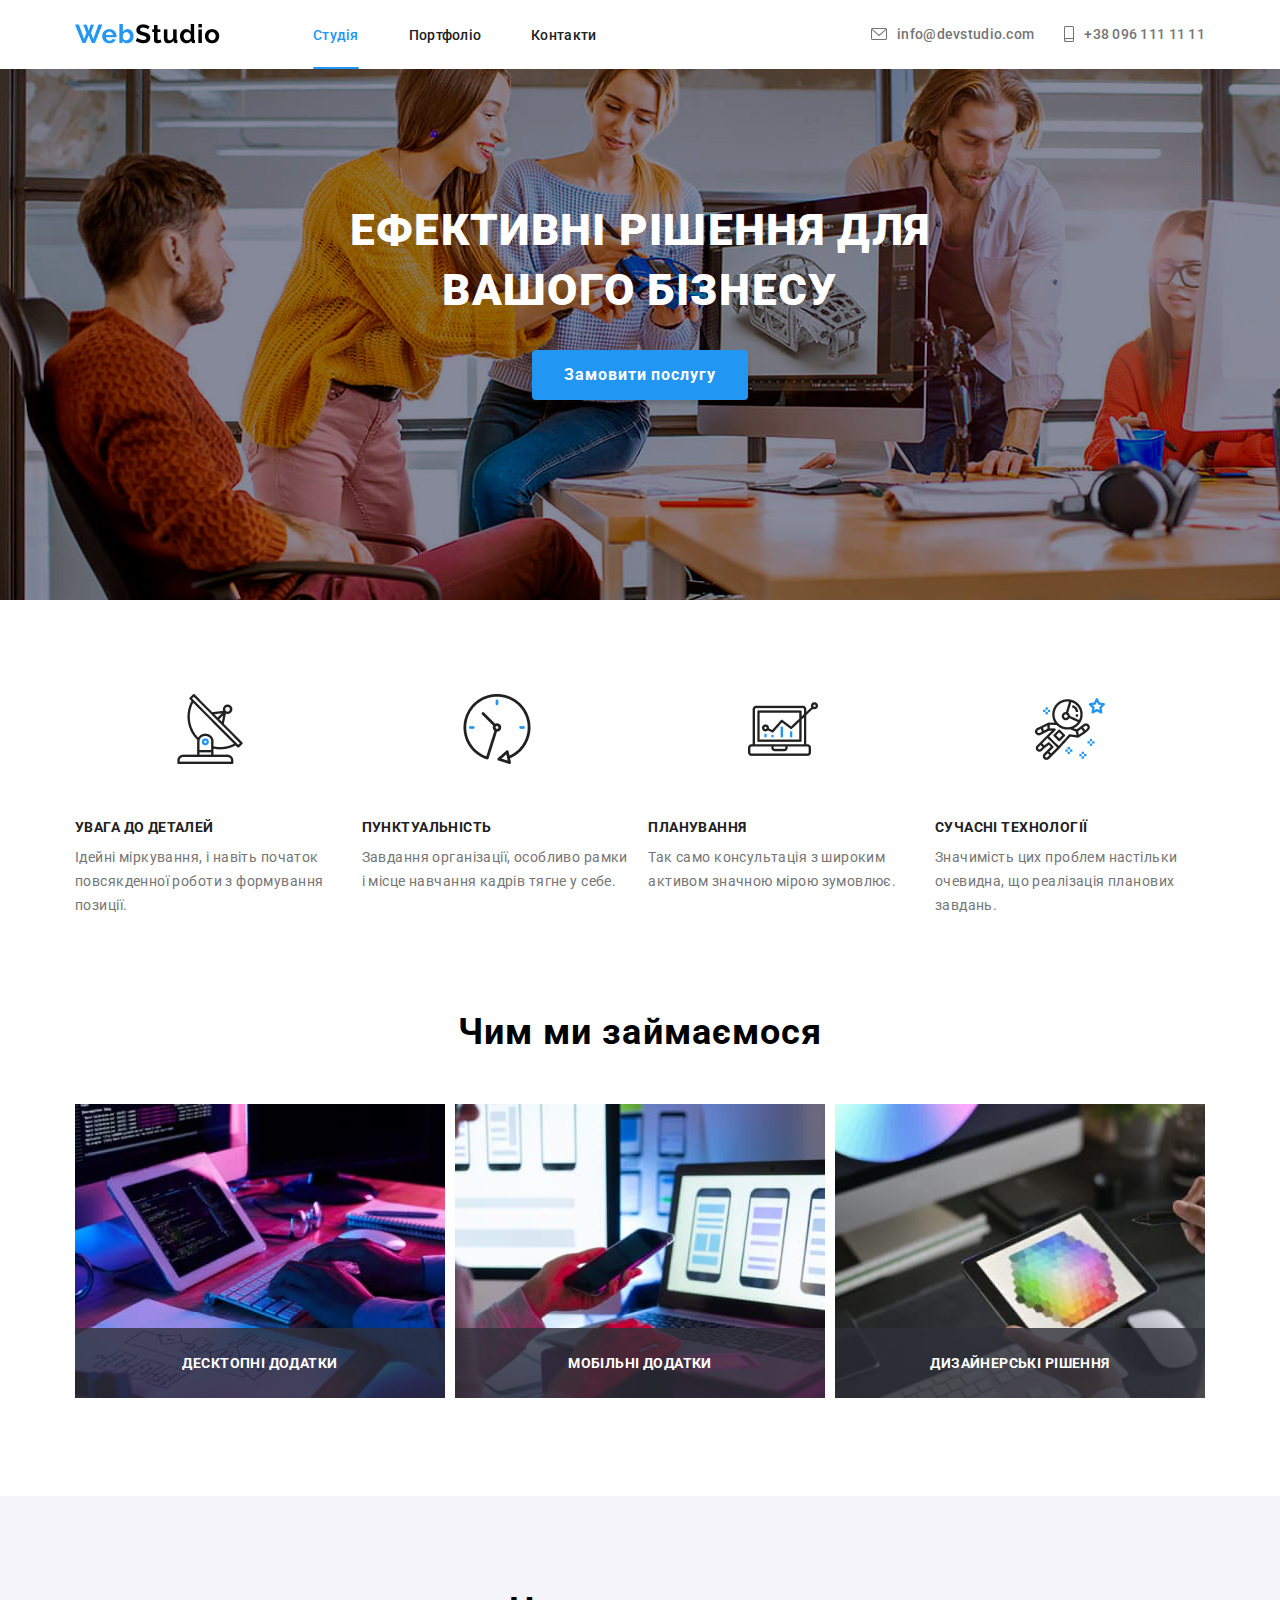
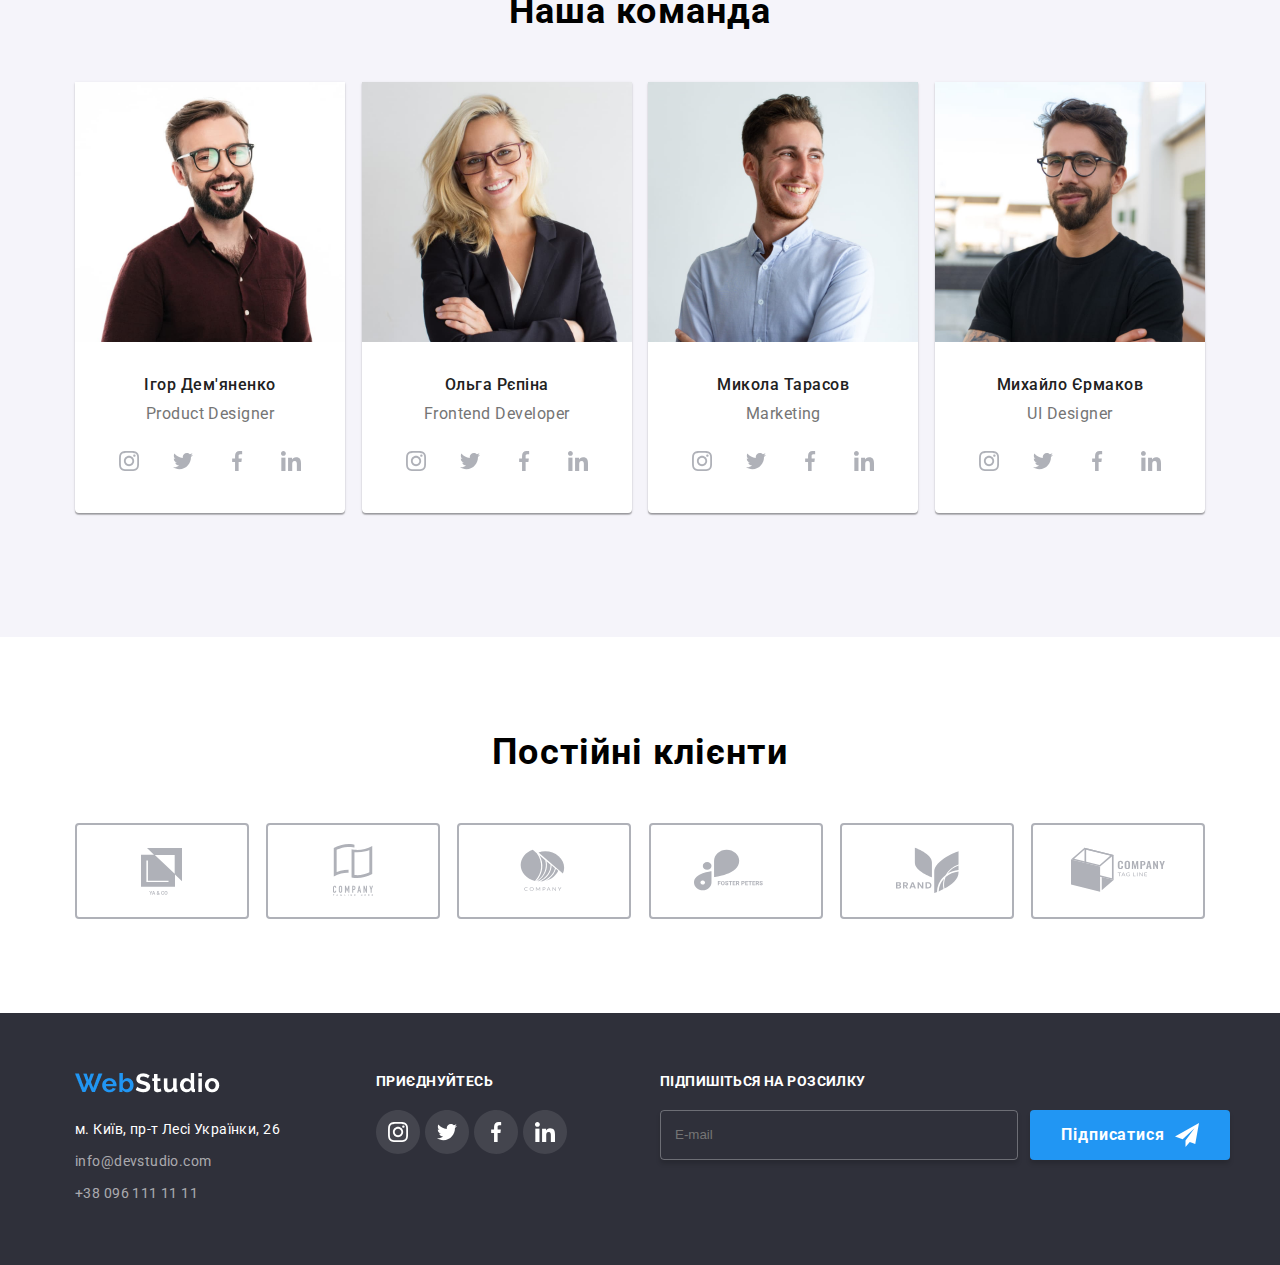
<file: index.html>
<!DOCTYPE html>
<html lang="en">

<head>
  <meta charset="UTF-8" />
  <meta name="viewport" content="width=device-width, initial-scale=1.0" />
  <title>WebStudio</title>
  <link rel="stylesheet" href="./css/style.css" />
</head>

<body>
  <header class="header">
    <div class="header_container">
      <div class="header_left">
        <img class="header_logo" src="./img/HeaderLogo.png" alt="header logo" />
        <nav>
          <ul class="header_navigation">
            <li class="header_navigation--item active light-blue">
              <a href="#">Студія</a>
            </li>
            <li class="header_navigation--item">
              <a href="./pages/portfolio.html">Портфоліо</a>
            </li>
            <li class="header_navigation--item"><a href="#">Контакти</a></li>
          </ul>
        </nav>
      </div>
      <div class="header_right">
        <div class="header_right--mobile">
          <img src="./img/header_burger.svg" alt="">
        </div>
        <div class="header_right--part">
          <svg width="16" height="12" viewBox="0 0 16 12" fill="none" xmlns="http://www.w3.org/2000/svg">
            <path
              d="M14.5 0H1.50001C0.672854 0 0 0.672853 0 1.50001V10.5C0 11.3271 0.672854 12 1.50001 12H14.5C15.3271 12 16 11.3271 16 10.5V1.50001C16 0.672853 15.3271 0 14.5 0ZM14.5 0.999994C14.5679 0.999994 14.6325 1.01409 14.6916 1.0387L8 6.83838L1.30833 1.0387C1.36742 1.01412 1.43204 0.999994 1.49998 0.999994H14.5ZM14.5 11H1.50001C1.22414 11 0.999996 10.7759 0.999996 10.5V2.09521L7.67236 7.87792C7.76661 7.95944 7.8833 7.99999 8 7.99999C8.1167 7.99999 8.23339 7.95948 8.32764 7.87792L15 2.09521V10.5C15 10.7759 14.7759 11 14.5 11Z"
              fill="#757575" />
          </svg>
          <a href="mailto:info@devstudio.com" class="header_right--link">info@devstudio.com</a>
        </div>
        <div class="header_right--part">
          <svg width="10" height="16" viewBox="0 0 10 16" fill="none" xmlns="http://www.w3.org/2000/svg">
            <path
              d="M8.5 0H1.5C0.672848 0 0 0.672848 0 1.5V14.5C0 15.3272 0.672848 16 1.5 16H8.5C9.32715 16 10 15.3272 10 14.5V1.5C10 0.672848 9.32715 0 8.5 0ZM1.5 1H8.5C8.77588 1 9 1.22412 9 1.5V12H1V1.5C1 1.22412 1.22412 1 1.5 1ZM8.5 15H1.5C1.22412 15 1 14.7759 1 14.5V13H9V14.5C9 14.7759 8.77588 15 8.5 15Z"
              fill="#757575" />
            <path
              d="M2.35355 13.7389C2.54882 13.9213 2.54882 14.2169 2.35355 14.3992C2.15828 14.5816 1.84172 14.5816 1.64645 14.3992C1.45118 14.2169 1.45118 13.9213 1.64645 13.7389C1.84172 13.5566 2.15828 13.5566 2.35355 13.7389Z"
              fill="#757575" />
          </svg>
          <a href="tel:+380961111111" class="header_right--link">+38 096 111 11 11</a>
        </div>
      </div>
  </header>

   <main class="main">
     <section class="main_first--section">
      <div class="main_first--container">
        <h1 class="main_first--title">
          Ефективні рішення для вашого бізнесу
        </h1>
        <button class="main_first--btn" data-modal-open>Замовити послугу</button>
      </div>
    </section>
    
    <section class="main_second--section">
      <div class="main_second--container">
        <div class="main_second--card">
          <div class="main_second--card--box" id="card_box-first"></div>
          <h3 class="main_second--title">УВАГА ДО ДЕТАЛЕЙ</h3>
          <p class="main_second--text">
            Ідейні міркування, і навіть початок повсякденної роботи з
            формування позиції.
          </p>
        </div>
        <div class="main_second--card">
          <div class="main_second--card--box" id="card_box-second"></div>
          <h3 class="main_second--title">ПУНКТУАЛЬНІСТЬ</h3>
          <p class="main_second--text">
            Завдання організації, особливо рамки і місце навчання кадрів тягне
            у себе.
          </p>
        </div>
        <div class="main_second--card">
          <div class="main_second--card--box" id="card_box-third"></div>
          <h3 class="main_second--title">ПЛАНУВАННЯ</h3>
          <p class="main_second--text">
            Так само консультація з широким активом значною мірою зумовлює.
          </p>
        </div>
        <div class="main_second--card">
          <div class="main_second--card--box" id="card_box-fourth"></div>
          <h3 class="main_second--title">СУЧАСНІ ТЕХНОЛОГІЇ</h3>
          <p class="main_second--text">
            Значимість цих проблем настільки очевидна, що реалізація планових
            завдань.
          </p>
        </div>
      </div>
    
    </section>
    <section class="main_third--section">
      <div class="main_third--container">
        <h2 class="main_third--title">Чим ми займаємося</h2>
        <div class="main_third--images">
          <div class="main_third--img">
            <img src="./img/card1.png" alt="card1" />
            <p class="main_third--img--text">Десктопні додатки</p>
          </div>
          <div class="main_third--img">
            <img src="./img/card2.png" alt="card2" />
            <p class="main_third--img--text">Мобільні додатки</p>
          </div>
          <div class="main_third--img">
            <img src="./img/card3.png" alt="card3" />
            <p class="main_third--img--text">Дизайнерські рішення</p>
          </div>
        </div>
      </div>
    </section>
    <section class="main_fourth--section">
      <div class="main_fourth--container">
        <h3 class="main_fourth--title">Наша команда</h3>
        <div class="main_fourth--cards">
          <div class="main_fourth--card">
            <img src="./img/card4.png" alt="men" width="270px" height="260px" />
            <h5 class="main_fourth--card--title">Ігор Дем'яненко</h5>
            <p class="main_fourth--card--text">Product Designer</p>
            <div class="main_fourth--card--socials">
              <svg width="44" height="44" viewBox="0 0 44 44" fill="none" xmlns="http://www.w3.org/2000/svg">
                <path
                  d="M44 21.9999C44 28.0751 41.5376 33.5751 37.5564 37.5563C33.5751 41.5375 28.0751 43.9999 22 43.9999C15.9249 43.9999 10.4249 41.5375 6.44365 37.5563C2.46243 33.5751 0 28.0751 0 21.9999C0 15.9248 2.46243 10.4248 6.44365 6.44359C10.4249 2.46237 15.9249 -6.10352e-05 22 -6.10352e-05C28.0751 -6.10352e-05 33.5751 2.46237 37.5564 6.44359C41.5376 10.4248 44 15.9248 44 21.9999Z"
                  fill="white" />
                <g clip-path="url(#clip0_11_3173)">
                  <path
                    d="M31.9804 17.8801C31.9336 16.8174 31.7617 16.0868 31.5156 15.4537C31.2616 14.7818 30.8709 14.1801 30.359 13.68C29.8589 13.1721 29.2533 12.7774 28.5891 12.5274C27.9524 12.2813 27.2256 12.1094 26.163 12.0626C25.0924 12.0118 24.7525 12 22.0371 12C19.3217 12 18.9818 12.0118 17.9152 12.0586C16.8525 12.1055 16.1219 12.2775 15.489 12.5235C14.8169 12.7774 14.2153 13.1681 13.7152 13.68C13.2073 14.1801 12.8127 14.7857 12.5626 15.4499C12.3164 16.0868 12.1446 16.8134 12.0977 17.8761C12.0469 18.9467 12.0352 19.2866 12.0352 22.002C12.0352 24.7173 12.0469 25.0572 12.0938 26.1239C12.1406 27.1865 12.3126 27.9171 12.5588 28.5502C12.8127 29.2221 13.2073 29.8238 13.7152 30.3239C14.2153 30.8318 14.8209 31.2265 15.4851 31.4765C16.1219 31.7226 16.8486 31.8945 17.9114 31.9413C18.9779 31.9883 19.3179 31.9999 22.0333 31.9999C24.7487 31.9999 25.0885 31.9883 26.1552 31.9413C27.2179 31.8945 27.9484 31.7226 28.5813 31.4765C29.9254 30.9568 30.9881 29.8941 31.5078 28.5502C31.7538 27.9133 31.9258 27.1865 31.9727 26.1239C32.0195 25.0572 32.0313 24.7173 32.0313 22.002C32.0313 19.2866 32.0273 18.9467 31.9804 17.8801ZM30.1794 26.0457C30.1364 27.0225 29.9723 27.5499 29.8356 27.9015C29.4995 28.7728 28.808 29.4643 27.9367 29.8004C27.5851 29.9372 27.0538 30.1012 26.0809 30.1441C25.026 30.1911 24.7096 30.2027 22.0411 30.2027C19.3726 30.2027 19.0522 30.1911 18.0011 30.1441C17.0244 30.1012 16.4969 29.9372 16.1453 29.8004C15.7117 29.6402 15.317 29.3862 14.9967 29.0541C14.6646 28.7298 14.4106 28.3391 14.2504 27.9055C14.1137 27.5539 13.9496 27.0225 13.9067 26.0497C13.8597 24.9948 13.8481 24.6783 13.8481 22.0097C13.8481 19.3412 13.8597 19.0209 13.9067 17.9699C13.9496 16.9932 14.1137 16.4657 14.2504 16.1141C14.4106 15.6804 14.6646 15.2859 15.0007 14.9654C15.3248 14.6333 15.7155 14.3793 16.1493 14.2192C16.5009 14.0825 17.0323 13.9184 18.0051 13.8754C19.06 13.8285 19.3765 13.8168 22.0449 13.8168C24.7174 13.8168 25.0337 13.8285 26.0848 13.8754C27.0616 13.9184 27.589 14.0825 27.9407 14.2192C28.3742 14.3793 28.7689 14.6333 29.0893 14.9654C29.4213 15.2897 29.6753 15.6804 29.8356 16.1141C29.9723 16.4657 30.1364 16.997 30.1794 17.9699C30.2263 19.0248 30.238 19.3412 30.238 22.0097C30.238 24.6783 30.2263 24.9908 30.1794 26.0457Z"
                    fill="#AFB1B8" />
                  <path
                    d="M22.0371 16.8642C19.2007 16.8642 16.8994 19.1654 16.8994 22.0019C16.8994 24.8385 19.2007 27.1396 22.0371 27.1396C24.8737 27.1396 27.1749 24.8385 27.1749 22.0019C27.1749 19.1654 24.8737 16.8642 22.0371 16.8642ZM22.0371 25.3346C20.197 25.3346 18.7044 23.8422 18.7044 22.0019C18.7044 20.1617 20.197 18.6692 22.0371 18.6692C23.8774 18.6692 25.3698 20.1617 25.3698 22.0019C25.3698 23.8422 23.8774 25.3346 22.0371 25.3346Z"
                    fill="#AFB1B8" />
                  <path
                    d="M28.5775 16.6611C28.5775 17.3235 28.0404 17.8605 27.3779 17.8605C26.7155 17.8605 26.1785 17.3235 26.1785 16.6611C26.1785 15.9986 26.7155 15.4617 27.3779 15.4617C28.0404 15.4617 28.5775 15.9986 28.5775 16.6611Z"
                    fill="#AFB1B8" />
                </g>
                <defs>
                  <clipPath id="clip0_11_3173">
                    <rect width="20" height="20" fill="white" transform="translate(12 12)" />
                  </clipPath>
                </defs>
              </svg>
              <svg width="44" height="44" viewBox="0 0 44 44" fill="none" xmlns="http://www.w3.org/2000/svg">
                <path
                  d="M44 21.9999C44 28.0751 41.5376 33.5751 37.5564 37.5563C33.5751 41.5375 28.0751 43.9999 22 43.9999C15.9249 43.9999 10.4249 41.5375 6.44365 37.5563C2.46243 33.5751 0 28.0751 0 21.9999C0 15.9248 2.46243 10.4248 6.44365 6.44359C10.4249 2.46237 15.9249 -6.10352e-05 22 -6.10352e-05C28.0751 -6.10352e-05 33.5751 2.46237 37.5564 6.44359C41.5376 10.4248 44 15.9248 44 21.9999Z"
                  fill="white" />
                <g clip-path="url(#clip0_11_3167)">
                  <path
                    d="M32 15.7988C31.2563 16.125 30.4637 16.3412 29.6375 16.4462C30.4875 15.9388 31.1363 15.1412 31.4412 14.18C30.6488 14.6525 29.7738 14.9863 28.8412 15.1725C28.0887 14.3713 27.0162 13.875 25.8462 13.875C23.5763 13.875 21.7487 15.7175 21.7487 17.9763C21.7487 18.3012 21.7762 18.6137 21.8438 18.9112C18.435 18.745 15.4188 17.1113 13.3925 14.6225C13.0387 15.2363 12.8313 15.9388 12.8313 16.695C12.8313 18.115 13.5625 19.3737 14.6525 20.1025C13.9937 20.09 13.3475 19.8988 12.8 19.5975C12.8 19.61 12.8 19.6262 12.8 19.6425C12.8 21.635 14.2212 23.29 16.085 23.6712C15.7512 23.7625 15.3875 23.8062 15.01 23.8062C14.7475 23.8062 14.4825 23.7913 14.2337 23.7362C14.765 25.36 16.2725 26.5538 18.065 26.5925C16.67 27.6838 14.8988 28.3412 12.9813 28.3412C12.645 28.3412 12.3225 28.3263 12 28.285C13.8162 29.4563 15.9688 30.125 18.29 30.125C25.835 30.125 29.96 23.875 29.96 18.4575C29.96 18.2762 29.9538 18.1013 29.945 17.9275C30.7588 17.35 31.4425 16.6288 32 15.7988Z"
                    fill="#AFB1B8" />
                </g>
                <defs>
                  <clipPath id="clip0_11_3167">
                    <rect width="20" height="20" fill="white" transform="translate(12 12)" />
                  </clipPath>
                </defs>
              </svg>
              <svg width="44" height="44" viewBox="0 0 44 44" fill="none" xmlns="http://www.w3.org/2000/svg">
                <path
                  d="M44 21.9999C44 28.0751 41.5376 33.5751 37.5564 37.5563C33.5751 41.5375 28.0751 43.9999 22 43.9999C15.9249 43.9999 10.4249 41.5375 6.44365 37.5563C2.46243 33.5751 0 28.0751 0 21.9999C0 15.9248 2.46243 10.4248 6.44365 6.44359C10.4249 2.46237 15.9249 -6.10352e-05 22 -6.10352e-05C28.0751 -6.10352e-05 33.5751 2.46237 37.5564 6.44359C41.5376 10.4248 44 15.9248 44 21.9999Z"
                  fill="white" />
                <g clip-path="url(#clip0_11_3163)">
                  <path
                    d="M25.3309 15.3208H27.1567V12.1408C26.8417 12.0975 25.7584 12 24.4967 12C21.8642 12 20.0609 13.6558 20.0609 16.6992V19.5H17.1559V23.055H20.0609V32H23.6226V23.0558H26.4101L26.8526 19.5008H23.6217V17.0517C23.6226 16.0242 23.8992 15.3208 25.3309 15.3208Z"
                    fill="#AFB1B8" />
                </g>
                <defs>
                  <clipPath id="clip0_11_3163">
                    <rect width="20" height="20" fill="white" transform="translate(12 12)" />
                  </clipPath>
                </defs>
              </svg>

              <svg width="44" height="44" viewBox="0 0 44 44" fill="none" xmlns="http://www.w3.org/2000/svg">
                <path
                  d="M44 21.9999C44 28.0751 41.5376 33.5751 37.5564 37.5563C33.5751 41.5375 28.0751 43.9999 22 43.9999C15.9249 43.9999 10.4249 41.5375 6.44365 37.5563C2.46243 33.5751 0 28.0751 0 21.9999C0 15.9248 2.46243 10.4248 6.44365 6.44359C10.4249 2.46237 15.9249 -6.10352e-05 22 -6.10352e-05C28.0751 -6.10352e-05 33.5751 2.46237 37.5564 6.44359C41.5376 10.4248 44 15.9248 44 21.9999Z"
                  fill="white" />
                <g clip-path="url(#clip0_11_3129)">
                  <path
                    d="M31.9951 32V31.9992H32.0001V24.6642C32.0001 21.0759 31.2276 18.3117 27.0326 18.3117C25.0159 18.3117 23.6626 19.4184 23.1101 20.4675H23.0517V18.6467H19.0742V31.9992H23.2159V25.3875C23.2159 23.6467 23.5459 21.9634 25.7017 21.9634C27.8259 21.9634 27.8576 23.95 27.8576 25.4992V32H31.9951Z"
                    fill="#AFB1B8" />
                  <path d="M12.33 18.6475H16.4766V32H12.33V18.6475Z" fill="#AFB1B8" />
                  <path
                    d="M14.4017 12C13.0758 12 12 13.0758 12 14.4017C12 15.7275 13.0758 16.8258 14.4017 16.8258C15.7275 16.8258 16.8033 15.7275 16.8033 14.4017C16.8025 13.0758 15.7267 12 14.4017 12V12Z"
                    fill="#AFB1B8" />
                </g>
                <defs>
                  <clipPath id="clip0_11_3129">
                    <rect width="20" height="20" fill="white" transform="translate(12 12)" />
                  </clipPath>
                </defs>
              </svg>


            </div>
          </div>
          <div class="main_fourth--card">
            <img src="./img/card5.png" alt="women" width="270px" height="260px" />
            <h5 class="main_fourth--card--title">Ольга Рєпіна</h5>
            <p class="main_fourth--card--text">Frontend Developer</p>
            <div class="main_fourth--card--socials">
              <svg width="44" height="44" viewBox="0 0 44 44" fill="none" xmlns="http://www.w3.org/2000/svg">
                <path
                  d="M44 21.9999C44 28.0751 41.5376 33.5751 37.5564 37.5563C33.5751 41.5375 28.0751 43.9999 22 43.9999C15.9249 43.9999 10.4249 41.5375 6.44365 37.5563C2.46243 33.5751 0 28.0751 0 21.9999C0 15.9248 2.46243 10.4248 6.44365 6.44359C10.4249 2.46237 15.9249 -6.10352e-05 22 -6.10352e-05C28.0751 -6.10352e-05 33.5751 2.46237 37.5564 6.44359C41.5376 10.4248 44 15.9248 44 21.9999Z"
                  fill="white" />
                <g clip-path="url(#clip0_11_3173)">
                  <path
                    d="M31.9804 17.8801C31.9336 16.8174 31.7617 16.0868 31.5156 15.4537C31.2616 14.7818 30.8709 14.1801 30.359 13.68C29.8589 13.1721 29.2533 12.7774 28.5891 12.5274C27.9524 12.2813 27.2256 12.1094 26.163 12.0626C25.0924 12.0118 24.7525 12 22.0371 12C19.3217 12 18.9818 12.0118 17.9152 12.0586C16.8525 12.1055 16.1219 12.2775 15.489 12.5235C14.8169 12.7774 14.2153 13.1681 13.7152 13.68C13.2073 14.1801 12.8127 14.7857 12.5626 15.4499C12.3164 16.0868 12.1446 16.8134 12.0977 17.8761C12.0469 18.9467 12.0352 19.2866 12.0352 22.002C12.0352 24.7173 12.0469 25.0572 12.0938 26.1239C12.1406 27.1865 12.3126 27.9171 12.5588 28.5502C12.8127 29.2221 13.2073 29.8238 13.7152 30.3239C14.2153 30.8318 14.8209 31.2265 15.4851 31.4765C16.1219 31.7226 16.8486 31.8945 17.9114 31.9413C18.9779 31.9883 19.3179 31.9999 22.0333 31.9999C24.7487 31.9999 25.0885 31.9883 26.1552 31.9413C27.2179 31.8945 27.9484 31.7226 28.5813 31.4765C29.9254 30.9568 30.9881 29.8941 31.5078 28.5502C31.7538 27.9133 31.9258 27.1865 31.9727 26.1239C32.0195 25.0572 32.0313 24.7173 32.0313 22.002C32.0313 19.2866 32.0273 18.9467 31.9804 17.8801ZM30.1794 26.0457C30.1364 27.0225 29.9723 27.5499 29.8356 27.9015C29.4995 28.7728 28.808 29.4643 27.9367 29.8004C27.5851 29.9372 27.0538 30.1012 26.0809 30.1441C25.026 30.1911 24.7096 30.2027 22.0411 30.2027C19.3726 30.2027 19.0522 30.1911 18.0011 30.1441C17.0244 30.1012 16.4969 29.9372 16.1453 29.8004C15.7117 29.6402 15.317 29.3862 14.9967 29.0541C14.6646 28.7298 14.4106 28.3391 14.2504 27.9055C14.1137 27.5539 13.9496 27.0225 13.9067 26.0497C13.8597 24.9948 13.8481 24.6783 13.8481 22.0097C13.8481 19.3412 13.8597 19.0209 13.9067 17.9699C13.9496 16.9932 14.1137 16.4657 14.2504 16.1141C14.4106 15.6804 14.6646 15.2859 15.0007 14.9654C15.3248 14.6333 15.7155 14.3793 16.1493 14.2192C16.5009 14.0825 17.0323 13.9184 18.0051 13.8754C19.06 13.8285 19.3765 13.8168 22.0449 13.8168C24.7174 13.8168 25.0337 13.8285 26.0848 13.8754C27.0616 13.9184 27.589 14.0825 27.9407 14.2192C28.3742 14.3793 28.7689 14.6333 29.0893 14.9654C29.4213 15.2897 29.6753 15.6804 29.8356 16.1141C29.9723 16.4657 30.1364 16.997 30.1794 17.9699C30.2263 19.0248 30.238 19.3412 30.238 22.0097C30.238 24.6783 30.2263 24.9908 30.1794 26.0457Z"
                    fill="#AFB1B8" />
                  <path
                    d="M22.0371 16.8642C19.2007 16.8642 16.8994 19.1654 16.8994 22.0019C16.8994 24.8385 19.2007 27.1396 22.0371 27.1396C24.8737 27.1396 27.1749 24.8385 27.1749 22.0019C27.1749 19.1654 24.8737 16.8642 22.0371 16.8642ZM22.0371 25.3346C20.197 25.3346 18.7044 23.8422 18.7044 22.0019C18.7044 20.1617 20.197 18.6692 22.0371 18.6692C23.8774 18.6692 25.3698 20.1617 25.3698 22.0019C25.3698 23.8422 23.8774 25.3346 22.0371 25.3346Z"
                    fill="#AFB1B8" />
                  <path
                    d="M28.5775 16.6611C28.5775 17.3235 28.0404 17.8605 27.3779 17.8605C26.7155 17.8605 26.1785 17.3235 26.1785 16.6611C26.1785 15.9986 26.7155 15.4617 27.3779 15.4617C28.0404 15.4617 28.5775 15.9986 28.5775 16.6611Z"
                    fill="#AFB1B8" />
                </g>
                <defs>
                  <clipPath id="clip0_11_3173">
                    <rect width="20" height="20" fill="white" transform="translate(12 12)" />
                  </clipPath>
                </defs>
              </svg>
              <svg width="44" height="44" viewBox="0 0 44 44" fill="none" xmlns="http://www.w3.org/2000/svg">
                <path
                  d="M44 21.9999C44 28.0751 41.5376 33.5751 37.5564 37.5563C33.5751 41.5375 28.0751 43.9999 22 43.9999C15.9249 43.9999 10.4249 41.5375 6.44365 37.5563C2.46243 33.5751 0 28.0751 0 21.9999C0 15.9248 2.46243 10.4248 6.44365 6.44359C10.4249 2.46237 15.9249 -6.10352e-05 22 -6.10352e-05C28.0751 -6.10352e-05 33.5751 2.46237 37.5564 6.44359C41.5376 10.4248 44 15.9248 44 21.9999Z"
                  fill="white" />
                <g clip-path="url(#clip0_11_3167)">
                  <path
                    d="M32 15.7988C31.2563 16.125 30.4637 16.3412 29.6375 16.4462C30.4875 15.9388 31.1363 15.1412 31.4412 14.18C30.6488 14.6525 29.7738 14.9863 28.8412 15.1725C28.0887 14.3713 27.0162 13.875 25.8462 13.875C23.5763 13.875 21.7487 15.7175 21.7487 17.9763C21.7487 18.3012 21.7762 18.6137 21.8438 18.9112C18.435 18.745 15.4188 17.1113 13.3925 14.6225C13.0387 15.2363 12.8313 15.9388 12.8313 16.695C12.8313 18.115 13.5625 19.3737 14.6525 20.1025C13.9937 20.09 13.3475 19.8988 12.8 19.5975C12.8 19.61 12.8 19.6262 12.8 19.6425C12.8 21.635 14.2212 23.29 16.085 23.6712C15.7512 23.7625 15.3875 23.8062 15.01 23.8062C14.7475 23.8062 14.4825 23.7913 14.2337 23.7362C14.765 25.36 16.2725 26.5538 18.065 26.5925C16.67 27.6838 14.8988 28.3412 12.9813 28.3412C12.645 28.3412 12.3225 28.3263 12 28.285C13.8162 29.4563 15.9688 30.125 18.29 30.125C25.835 30.125 29.96 23.875 29.96 18.4575C29.96 18.2762 29.9538 18.1013 29.945 17.9275C30.7588 17.35 31.4425 16.6288 32 15.7988Z"
                    fill="#AFB1B8" />
                </g>
                <defs>
                  <clipPath id="clip0_11_3167">
                    <rect width="20" height="20" fill="white" transform="translate(12 12)" />
                  </clipPath>
                </defs>
              </svg>
              <svg width="44" height="44" viewBox="0 0 44 44" fill="none" xmlns="http://www.w3.org/2000/svg">
                <path
                  d="M44 21.9999C44 28.0751 41.5376 33.5751 37.5564 37.5563C33.5751 41.5375 28.0751 43.9999 22 43.9999C15.9249 43.9999 10.4249 41.5375 6.44365 37.5563C2.46243 33.5751 0 28.0751 0 21.9999C0 15.9248 2.46243 10.4248 6.44365 6.44359C10.4249 2.46237 15.9249 -6.10352e-05 22 -6.10352e-05C28.0751 -6.10352e-05 33.5751 2.46237 37.5564 6.44359C41.5376 10.4248 44 15.9248 44 21.9999Z"
                  fill="white" />
                <g clip-path="url(#clip0_11_3163)">
                  <path
                    d="M25.3309 15.3208H27.1567V12.1408C26.8417 12.0975 25.7584 12 24.4967 12C21.8642 12 20.0609 13.6558 20.0609 16.6992V19.5H17.1559V23.055H20.0609V32H23.6226V23.0558H26.4101L26.8526 19.5008H23.6217V17.0517C23.6226 16.0242 23.8992 15.3208 25.3309 15.3208Z"
                    fill="#AFB1B8" />
                </g>
                <defs>
                  <clipPath id="clip0_11_3163">
                    <rect width="20" height="20" fill="white" transform="translate(12 12)" />
                  </clipPath>
                </defs>
              </svg>

              <svg width="44" height="44" viewBox="0 0 44 44" fill="none" xmlns="http://www.w3.org/2000/svg">
                <path
                  d="M44 21.9999C44 28.0751 41.5376 33.5751 37.5564 37.5563C33.5751 41.5375 28.0751 43.9999 22 43.9999C15.9249 43.9999 10.4249 41.5375 6.44365 37.5563C2.46243 33.5751 0 28.0751 0 21.9999C0 15.9248 2.46243 10.4248 6.44365 6.44359C10.4249 2.46237 15.9249 -6.10352e-05 22 -6.10352e-05C28.0751 -6.10352e-05 33.5751 2.46237 37.5564 6.44359C41.5376 10.4248 44 15.9248 44 21.9999Z"
                  fill="white" />
                <g clip-path="url(#clip0_11_3129)">
                  <path
                    d="M31.9951 32V31.9992H32.0001V24.6642C32.0001 21.0759 31.2276 18.3117 27.0326 18.3117C25.0159 18.3117 23.6626 19.4184 23.1101 20.4675H23.0517V18.6467H19.0742V31.9992H23.2159V25.3875C23.2159 23.6467 23.5459 21.9634 25.7017 21.9634C27.8259 21.9634 27.8576 23.95 27.8576 25.4992V32H31.9951Z"
                    fill="#AFB1B8" />
                  <path d="M12.33 18.6475H16.4766V32H12.33V18.6475Z" fill="#AFB1B8" />
                  <path
                    d="M14.4017 12C13.0758 12 12 13.0758 12 14.4017C12 15.7275 13.0758 16.8258 14.4017 16.8258C15.7275 16.8258 16.8033 15.7275 16.8033 14.4017C16.8025 13.0758 15.7267 12 14.4017 12V12Z"
                    fill="#AFB1B8" />
                </g>
                <defs>
                  <clipPath id="clip0_11_3129">
                    <rect width="20" height="20" fill="white" transform="translate(12 12)" />
                  </clipPath>
                </defs>
              </svg>


            </div>
          </div>
          <div class="main_fourth--card">
            <img src="./img/card6.png" alt="men" width="270px" height="260px" />
            <h5 class="main_fourth--card--title">Микола Тарасов</h5>
            <p class="main_fourth--card--text">Marketing</p>
            <div class="main_fourth--card--socials">
              <svg width="44" height="44" viewBox="0 0 44 44" fill="none" xmlns="http://www.w3.org/2000/svg">
                <path
                  d="M44 21.9999C44 28.0751 41.5376 33.5751 37.5564 37.5563C33.5751 41.5375 28.0751 43.9999 22 43.9999C15.9249 43.9999 10.4249 41.5375 6.44365 37.5563C2.46243 33.5751 0 28.0751 0 21.9999C0 15.9248 2.46243 10.4248 6.44365 6.44359C10.4249 2.46237 15.9249 -6.10352e-05 22 -6.10352e-05C28.0751 -6.10352e-05 33.5751 2.46237 37.5564 6.44359C41.5376 10.4248 44 15.9248 44 21.9999Z"
                  fill="white" />
                <g clip-path="url(#clip0_11_3173)">
                  <path
                    d="M31.9804 17.8801C31.9336 16.8174 31.7617 16.0868 31.5156 15.4537C31.2616 14.7818 30.8709 14.1801 30.359 13.68C29.8589 13.1721 29.2533 12.7774 28.5891 12.5274C27.9524 12.2813 27.2256 12.1094 26.163 12.0626C25.0924 12.0118 24.7525 12 22.0371 12C19.3217 12 18.9818 12.0118 17.9152 12.0586C16.8525 12.1055 16.1219 12.2775 15.489 12.5235C14.8169 12.7774 14.2153 13.1681 13.7152 13.68C13.2073 14.1801 12.8127 14.7857 12.5626 15.4499C12.3164 16.0868 12.1446 16.8134 12.0977 17.8761C12.0469 18.9467 12.0352 19.2866 12.0352 22.002C12.0352 24.7173 12.0469 25.0572 12.0938 26.1239C12.1406 27.1865 12.3126 27.9171 12.5588 28.5502C12.8127 29.2221 13.2073 29.8238 13.7152 30.3239C14.2153 30.8318 14.8209 31.2265 15.4851 31.4765C16.1219 31.7226 16.8486 31.8945 17.9114 31.9413C18.9779 31.9883 19.3179 31.9999 22.0333 31.9999C24.7487 31.9999 25.0885 31.9883 26.1552 31.9413C27.2179 31.8945 27.9484 31.7226 28.5813 31.4765C29.9254 30.9568 30.9881 29.8941 31.5078 28.5502C31.7538 27.9133 31.9258 27.1865 31.9727 26.1239C32.0195 25.0572 32.0313 24.7173 32.0313 22.002C32.0313 19.2866 32.0273 18.9467 31.9804 17.8801ZM30.1794 26.0457C30.1364 27.0225 29.9723 27.5499 29.8356 27.9015C29.4995 28.7728 28.808 29.4643 27.9367 29.8004C27.5851 29.9372 27.0538 30.1012 26.0809 30.1441C25.026 30.1911 24.7096 30.2027 22.0411 30.2027C19.3726 30.2027 19.0522 30.1911 18.0011 30.1441C17.0244 30.1012 16.4969 29.9372 16.1453 29.8004C15.7117 29.6402 15.317 29.3862 14.9967 29.0541C14.6646 28.7298 14.4106 28.3391 14.2504 27.9055C14.1137 27.5539 13.9496 27.0225 13.9067 26.0497C13.8597 24.9948 13.8481 24.6783 13.8481 22.0097C13.8481 19.3412 13.8597 19.0209 13.9067 17.9699C13.9496 16.9932 14.1137 16.4657 14.2504 16.1141C14.4106 15.6804 14.6646 15.2859 15.0007 14.9654C15.3248 14.6333 15.7155 14.3793 16.1493 14.2192C16.5009 14.0825 17.0323 13.9184 18.0051 13.8754C19.06 13.8285 19.3765 13.8168 22.0449 13.8168C24.7174 13.8168 25.0337 13.8285 26.0848 13.8754C27.0616 13.9184 27.589 14.0825 27.9407 14.2192C28.3742 14.3793 28.7689 14.6333 29.0893 14.9654C29.4213 15.2897 29.6753 15.6804 29.8356 16.1141C29.9723 16.4657 30.1364 16.997 30.1794 17.9699C30.2263 19.0248 30.238 19.3412 30.238 22.0097C30.238 24.6783 30.2263 24.9908 30.1794 26.0457Z"
                    fill="#AFB1B8" />
                  <path
                    d="M22.0371 16.8642C19.2007 16.8642 16.8994 19.1654 16.8994 22.0019C16.8994 24.8385 19.2007 27.1396 22.0371 27.1396C24.8737 27.1396 27.1749 24.8385 27.1749 22.0019C27.1749 19.1654 24.8737 16.8642 22.0371 16.8642ZM22.0371 25.3346C20.197 25.3346 18.7044 23.8422 18.7044 22.0019C18.7044 20.1617 20.197 18.6692 22.0371 18.6692C23.8774 18.6692 25.3698 20.1617 25.3698 22.0019C25.3698 23.8422 23.8774 25.3346 22.0371 25.3346Z"
                    fill="#AFB1B8" />
                  <path
                    d="M28.5775 16.6611C28.5775 17.3235 28.0404 17.8605 27.3779 17.8605C26.7155 17.8605 26.1785 17.3235 26.1785 16.6611C26.1785 15.9986 26.7155 15.4617 27.3779 15.4617C28.0404 15.4617 28.5775 15.9986 28.5775 16.6611Z"
                    fill="#AFB1B8" />
                </g>
                <defs>
                  <clipPath id="clip0_11_3173">
                    <rect width="20" height="20" fill="white" transform="translate(12 12)" />
                  </clipPath>
                </defs>
              </svg>
              <svg width="44" height="44" viewBox="0 0 44 44" fill="none" xmlns="http://www.w3.org/2000/svg">
                <path
                  d="M44 21.9999C44 28.0751 41.5376 33.5751 37.5564 37.5563C33.5751 41.5375 28.0751 43.9999 22 43.9999C15.9249 43.9999 10.4249 41.5375 6.44365 37.5563C2.46243 33.5751 0 28.0751 0 21.9999C0 15.9248 2.46243 10.4248 6.44365 6.44359C10.4249 2.46237 15.9249 -6.10352e-05 22 -6.10352e-05C28.0751 -6.10352e-05 33.5751 2.46237 37.5564 6.44359C41.5376 10.4248 44 15.9248 44 21.9999Z"
                  fill="white" />
                <g clip-path="url(#clip0_11_3167)">
                  <path
                    d="M32 15.7988C31.2563 16.125 30.4637 16.3412 29.6375 16.4462C30.4875 15.9388 31.1363 15.1412 31.4412 14.18C30.6488 14.6525 29.7738 14.9863 28.8412 15.1725C28.0887 14.3713 27.0162 13.875 25.8462 13.875C23.5763 13.875 21.7487 15.7175 21.7487 17.9763C21.7487 18.3012 21.7762 18.6137 21.8438 18.9112C18.435 18.745 15.4188 17.1113 13.3925 14.6225C13.0387 15.2363 12.8313 15.9388 12.8313 16.695C12.8313 18.115 13.5625 19.3737 14.6525 20.1025C13.9937 20.09 13.3475 19.8988 12.8 19.5975C12.8 19.61 12.8 19.6262 12.8 19.6425C12.8 21.635 14.2212 23.29 16.085 23.6712C15.7512 23.7625 15.3875 23.8062 15.01 23.8062C14.7475 23.8062 14.4825 23.7913 14.2337 23.7362C14.765 25.36 16.2725 26.5538 18.065 26.5925C16.67 27.6838 14.8988 28.3412 12.9813 28.3412C12.645 28.3412 12.3225 28.3263 12 28.285C13.8162 29.4563 15.9688 30.125 18.29 30.125C25.835 30.125 29.96 23.875 29.96 18.4575C29.96 18.2762 29.9538 18.1013 29.945 17.9275C30.7588 17.35 31.4425 16.6288 32 15.7988Z"
                    fill="#AFB1B8" />
                </g>
                <defs>
                  <clipPath id="clip0_11_3167">
                    <rect width="20" height="20" fill="white" transform="translate(12 12)" />
                  </clipPath>
                </defs>
              </svg>
              <svg width="44" height="44" viewBox="0 0 44 44" fill="none" xmlns="http://www.w3.org/2000/svg">
                <path
                  d="M44 21.9999C44 28.0751 41.5376 33.5751 37.5564 37.5563C33.5751 41.5375 28.0751 43.9999 22 43.9999C15.9249 43.9999 10.4249 41.5375 6.44365 37.5563C2.46243 33.5751 0 28.0751 0 21.9999C0 15.9248 2.46243 10.4248 6.44365 6.44359C10.4249 2.46237 15.9249 -6.10352e-05 22 -6.10352e-05C28.0751 -6.10352e-05 33.5751 2.46237 37.5564 6.44359C41.5376 10.4248 44 15.9248 44 21.9999Z"
                  fill="white" />
                <g clip-path="url(#clip0_11_3163)">
                  <path
                    d="M25.3309 15.3208H27.1567V12.1408C26.8417 12.0975 25.7584 12 24.4967 12C21.8642 12 20.0609 13.6558 20.0609 16.6992V19.5H17.1559V23.055H20.0609V32H23.6226V23.0558H26.4101L26.8526 19.5008H23.6217V17.0517C23.6226 16.0242 23.8992 15.3208 25.3309 15.3208Z"
                    fill="#AFB1B8" />
                </g>
                <defs>
                  <clipPath id="clip0_11_3163">
                    <rect width="20" height="20" fill="white" transform="translate(12 12)" />
                  </clipPath>
                </defs>
              </svg>

              <svg width="44" height="44" viewBox="0 0 44 44" fill="none" xmlns="http://www.w3.org/2000/svg">
                <path
                  d="M44 21.9999C44 28.0751 41.5376 33.5751 37.5564 37.5563C33.5751 41.5375 28.0751 43.9999 22 43.9999C15.9249 43.9999 10.4249 41.5375 6.44365 37.5563C2.46243 33.5751 0 28.0751 0 21.9999C0 15.9248 2.46243 10.4248 6.44365 6.44359C10.4249 2.46237 15.9249 -6.10352e-05 22 -6.10352e-05C28.0751 -6.10352e-05 33.5751 2.46237 37.5564 6.44359C41.5376 10.4248 44 15.9248 44 21.9999Z"
                  fill="white" />
                <g clip-path="url(#clip0_11_3129)">
                  <path
                    d="M31.9951 32V31.9992H32.0001V24.6642C32.0001 21.0759 31.2276 18.3117 27.0326 18.3117C25.0159 18.3117 23.6626 19.4184 23.1101 20.4675H23.0517V18.6467H19.0742V31.9992H23.2159V25.3875C23.2159 23.6467 23.5459 21.9634 25.7017 21.9634C27.8259 21.9634 27.8576 23.95 27.8576 25.4992V32H31.9951Z"
                    fill="#AFB1B8" />
                  <path d="M12.33 18.6475H16.4766V32H12.33V18.6475Z" fill="#AFB1B8" />
                  <path
                    d="M14.4017 12C13.0758 12 12 13.0758 12 14.4017C12 15.7275 13.0758 16.8258 14.4017 16.8258C15.7275 16.8258 16.8033 15.7275 16.8033 14.4017C16.8025 13.0758 15.7267 12 14.4017 12V12Z"
                    fill="#AFB1B8" />
                </g>
                <defs>
                  <clipPath id="clip0_11_3129">
                    <rect width="20" height="20" fill="white" transform="translate(12 12)" />
                  </clipPath>
                </defs>
              </svg>


            </div>
          </div>
          <div class="main_fourth--card">
            <img src="./img/card7.png" alt="men" width="270px" height="260px" />
            <h5 class="main_fourth--card--title">Михайло Єрмаков</h5>
            <p class="main_fourth--card--text">UI Designer</p>
            <div class="main_fourth--card--socials">
              <svg width="44" height="44" viewBox="0 0 44 44" fill="none" xmlns="http://www.w3.org/2000/svg">
                <path
                  d="M44 21.9999C44 28.0751 41.5376 33.5751 37.5564 37.5563C33.5751 41.5375 28.0751 43.9999 22 43.9999C15.9249 43.9999 10.4249 41.5375 6.44365 37.5563C2.46243 33.5751 0 28.0751 0 21.9999C0 15.9248 2.46243 10.4248 6.44365 6.44359C10.4249 2.46237 15.9249 -6.10352e-05 22 -6.10352e-05C28.0751 -6.10352e-05 33.5751 2.46237 37.5564 6.44359C41.5376 10.4248 44 15.9248 44 21.9999Z"
                  fill="white" />
                <g clip-path="url(#clip0_11_3173)">
                  <path
                    d="M31.9804 17.8801C31.9336 16.8174 31.7617 16.0868 31.5156 15.4537C31.2616 14.7818 30.8709 14.1801 30.359 13.68C29.8589 13.1721 29.2533 12.7774 28.5891 12.5274C27.9524 12.2813 27.2256 12.1094 26.163 12.0626C25.0924 12.0118 24.7525 12 22.0371 12C19.3217 12 18.9818 12.0118 17.9152 12.0586C16.8525 12.1055 16.1219 12.2775 15.489 12.5235C14.8169 12.7774 14.2153 13.1681 13.7152 13.68C13.2073 14.1801 12.8127 14.7857 12.5626 15.4499C12.3164 16.0868 12.1446 16.8134 12.0977 17.8761C12.0469 18.9467 12.0352 19.2866 12.0352 22.002C12.0352 24.7173 12.0469 25.0572 12.0938 26.1239C12.1406 27.1865 12.3126 27.9171 12.5588 28.5502C12.8127 29.2221 13.2073 29.8238 13.7152 30.3239C14.2153 30.8318 14.8209 31.2265 15.4851 31.4765C16.1219 31.7226 16.8486 31.8945 17.9114 31.9413C18.9779 31.9883 19.3179 31.9999 22.0333 31.9999C24.7487 31.9999 25.0885 31.9883 26.1552 31.9413C27.2179 31.8945 27.9484 31.7226 28.5813 31.4765C29.9254 30.9568 30.9881 29.8941 31.5078 28.5502C31.7538 27.9133 31.9258 27.1865 31.9727 26.1239C32.0195 25.0572 32.0313 24.7173 32.0313 22.002C32.0313 19.2866 32.0273 18.9467 31.9804 17.8801ZM30.1794 26.0457C30.1364 27.0225 29.9723 27.5499 29.8356 27.9015C29.4995 28.7728 28.808 29.4643 27.9367 29.8004C27.5851 29.9372 27.0538 30.1012 26.0809 30.1441C25.026 30.1911 24.7096 30.2027 22.0411 30.2027C19.3726 30.2027 19.0522 30.1911 18.0011 30.1441C17.0244 30.1012 16.4969 29.9372 16.1453 29.8004C15.7117 29.6402 15.317 29.3862 14.9967 29.0541C14.6646 28.7298 14.4106 28.3391 14.2504 27.9055C14.1137 27.5539 13.9496 27.0225 13.9067 26.0497C13.8597 24.9948 13.8481 24.6783 13.8481 22.0097C13.8481 19.3412 13.8597 19.0209 13.9067 17.9699C13.9496 16.9932 14.1137 16.4657 14.2504 16.1141C14.4106 15.6804 14.6646 15.2859 15.0007 14.9654C15.3248 14.6333 15.7155 14.3793 16.1493 14.2192C16.5009 14.0825 17.0323 13.9184 18.0051 13.8754C19.06 13.8285 19.3765 13.8168 22.0449 13.8168C24.7174 13.8168 25.0337 13.8285 26.0848 13.8754C27.0616 13.9184 27.589 14.0825 27.9407 14.2192C28.3742 14.3793 28.7689 14.6333 29.0893 14.9654C29.4213 15.2897 29.6753 15.6804 29.8356 16.1141C29.9723 16.4657 30.1364 16.997 30.1794 17.9699C30.2263 19.0248 30.238 19.3412 30.238 22.0097C30.238 24.6783 30.2263 24.9908 30.1794 26.0457Z"
                    fill="#AFB1B8" />
                  <path
                    d="M22.0371 16.8642C19.2007 16.8642 16.8994 19.1654 16.8994 22.0019C16.8994 24.8385 19.2007 27.1396 22.0371 27.1396C24.8737 27.1396 27.1749 24.8385 27.1749 22.0019C27.1749 19.1654 24.8737 16.8642 22.0371 16.8642ZM22.0371 25.3346C20.197 25.3346 18.7044 23.8422 18.7044 22.0019C18.7044 20.1617 20.197 18.6692 22.0371 18.6692C23.8774 18.6692 25.3698 20.1617 25.3698 22.0019C25.3698 23.8422 23.8774 25.3346 22.0371 25.3346Z"
                    fill="#AFB1B8" />
                  <path
                    d="M28.5775 16.6611C28.5775 17.3235 28.0404 17.8605 27.3779 17.8605C26.7155 17.8605 26.1785 17.3235 26.1785 16.6611C26.1785 15.9986 26.7155 15.4617 27.3779 15.4617C28.0404 15.4617 28.5775 15.9986 28.5775 16.6611Z"
                    fill="#AFB1B8" />
                </g>
                <defs>
                  <clipPath id="clip0_11_3173">
                    <rect width="20" height="20" fill="white" transform="translate(12 12)" />
                  </clipPath>
                </defs>
              </svg>
              <svg width="44" height="44" viewBox="0 0 44 44" fill="none" xmlns="http://www.w3.org/2000/svg">
                <path
                  d="M44 21.9999C44 28.0751 41.5376 33.5751 37.5564 37.5563C33.5751 41.5375 28.0751 43.9999 22 43.9999C15.9249 43.9999 10.4249 41.5375 6.44365 37.5563C2.46243 33.5751 0 28.0751 0 21.9999C0 15.9248 2.46243 10.4248 6.44365 6.44359C10.4249 2.46237 15.9249 -6.10352e-05 22 -6.10352e-05C28.0751 -6.10352e-05 33.5751 2.46237 37.5564 6.44359C41.5376 10.4248 44 15.9248 44 21.9999Z"
                  fill="white" />
                <g clip-path="url(#clip0_11_3167)">
                  <path
                    d="M32 15.7988C31.2563 16.125 30.4637 16.3412 29.6375 16.4462C30.4875 15.9388 31.1363 15.1412 31.4412 14.18C30.6488 14.6525 29.7738 14.9863 28.8412 15.1725C28.0887 14.3713 27.0162 13.875 25.8462 13.875C23.5763 13.875 21.7487 15.7175 21.7487 17.9763C21.7487 18.3012 21.7762 18.6137 21.8438 18.9112C18.435 18.745 15.4188 17.1113 13.3925 14.6225C13.0387 15.2363 12.8313 15.9388 12.8313 16.695C12.8313 18.115 13.5625 19.3737 14.6525 20.1025C13.9937 20.09 13.3475 19.8988 12.8 19.5975C12.8 19.61 12.8 19.6262 12.8 19.6425C12.8 21.635 14.2212 23.29 16.085 23.6712C15.7512 23.7625 15.3875 23.8062 15.01 23.8062C14.7475 23.8062 14.4825 23.7913 14.2337 23.7362C14.765 25.36 16.2725 26.5538 18.065 26.5925C16.67 27.6838 14.8988 28.3412 12.9813 28.3412C12.645 28.3412 12.3225 28.3263 12 28.285C13.8162 29.4563 15.9688 30.125 18.29 30.125C25.835 30.125 29.96 23.875 29.96 18.4575C29.96 18.2762 29.9538 18.1013 29.945 17.9275C30.7588 17.35 31.4425 16.6288 32 15.7988Z"
                    fill="#AFB1B8" />
                </g>
                <defs>
                  <clipPath id="clip0_11_3167">
                    <rect width="20" height="20" fill="white" transform="translate(12 12)" />
                  </clipPath>
                </defs>
              </svg>
              <svg width="44" height="44" viewBox="0 0 44 44" fill="none" xmlns="http://www.w3.org/2000/svg">
                <path
                  d="M44 21.9999C44 28.0751 41.5376 33.5751 37.5564 37.5563C33.5751 41.5375 28.0751 43.9999 22 43.9999C15.9249 43.9999 10.4249 41.5375 6.44365 37.5563C2.46243 33.5751 0 28.0751 0 21.9999C0 15.9248 2.46243 10.4248 6.44365 6.44359C10.4249 2.46237 15.9249 -6.10352e-05 22 -6.10352e-05C28.0751 -6.10352e-05 33.5751 2.46237 37.5564 6.44359C41.5376 10.4248 44 15.9248 44 21.9999Z"
                  fill="white" />
                <g clip-path="url(#clip0_11_3163)">
                  <path
                    d="M25.3309 15.3208H27.1567V12.1408C26.8417 12.0975 25.7584 12 24.4967 12C21.8642 12 20.0609 13.6558 20.0609 16.6992V19.5H17.1559V23.055H20.0609V32H23.6226V23.0558H26.4101L26.8526 19.5008H23.6217V17.0517C23.6226 16.0242 23.8992 15.3208 25.3309 15.3208Z"
                    fill="#AFB1B8" />
                </g>
                <defs>
                  <clipPath id="clip0_11_3163">
                    <rect width="20" height="20" fill="white" transform="translate(12 12)" />
                  </clipPath>
                </defs>
              </svg>

              <svg width="44" height="44" viewBox="0 0 44 44" fill="none" xmlns="http://www.w3.org/2000/svg">
                <path
                  d="M44 21.9999C44 28.0751 41.5376 33.5751 37.5564 37.5563C33.5751 41.5375 28.0751 43.9999 22 43.9999C15.9249 43.9999 10.4249 41.5375 6.44365 37.5563C2.46243 33.5751 0 28.0751 0 21.9999C0 15.9248 2.46243 10.4248 6.44365 6.44359C10.4249 2.46237 15.9249 -6.10352e-05 22 -6.10352e-05C28.0751 -6.10352e-05 33.5751 2.46237 37.5564 6.44359C41.5376 10.4248 44 15.9248 44 21.9999Z"
                  fill="white" />
                <g clip-path="url(#clip0_11_3129)">
                  <path
                    d="M31.9951 32V31.9992H32.0001V24.6642C32.0001 21.0759 31.2276 18.3117 27.0326 18.3117C25.0159 18.3117 23.6626 19.4184 23.1101 20.4675H23.0517V18.6467H19.0742V31.9992H23.2159V25.3875C23.2159 23.6467 23.5459 21.9634 25.7017 21.9634C27.8259 21.9634 27.8576 23.95 27.8576 25.4992V32H31.9951Z"
                    fill="#AFB1B8" />
                  <path d="M12.33 18.6475H16.4766V32H12.33V18.6475Z" fill="#AFB1B8" />
                  <path
                    d="M14.4017 12C13.0758 12 12 13.0758 12 14.4017C12 15.7275 13.0758 16.8258 14.4017 16.8258C15.7275 16.8258 16.8033 15.7275 16.8033 14.4017C16.8025 13.0758 15.7267 12 14.4017 12V12Z"
                    fill="#AFB1B8" />
                </g>
                <defs>
                  <clipPath id="clip0_11_3129">
                    <rect width="20" height="20" fill="white" transform="translate(12 12)" />
                  </clipPath>
                </defs>
              </svg>


            </div>
          </div>
        </div>
      </div>
    </section>
    <section class="main_fifth--section">
      <div class="main_fifth--container">
        <h2 class="main_fifth--title">Постійні клієнти</h2>
        <div class="main_fifth--cards">
          <div class="main_fifth--card">
            <svg width="106" height="60" viewBox="0 0 106 60" fill="none" xmlns="http://www.w3.org/2000/svg">
              <path fill-rule="evenodd" clip-rule="evenodd"
                d="M38 7L45.0078 13.6341L32 13.6265V45.8137H66V33.507L73 40.1338V7H38ZM65.6924 32.7283L45.8226 13.918H65.6924V32.7283ZM59.5231 41.1055H37.3801V19.4579H38.9453V39.6397H59.5231V41.1055ZM42.6089 50.0991L41.791 51.7837L40.9731 50.0991H40.2871L41.481 52.3452V53.6538H42.1011V52.3452L43.2925 50.0991H42.6089ZM43.6367 53.6538L43.9248 52.8262H45.3018L45.5923 53.6538H46.2368L44.8916 50.0991H44.3374L42.9946 53.6538H43.6367ZM44.6133 50.8535L45.1284 52.3281H44.0981L44.6133 50.8535ZM47.8701 52.2427C47.7806 52.3794 47.7358 52.5299 47.7358 52.6943C47.7358 52.9938 47.8408 53.2371 48.0508 53.4243C48.2624 53.6099 48.5439 53.7026 48.8955 53.7026C49.2471 53.7026 49.5498 53.6074 49.8037 53.417L50.0039 53.6538H50.6924L50.1699 53.0361C50.375 52.7562 50.4775 52.3973 50.4775 51.9595H49.9624C49.9624 52.1987 49.9128 52.416 49.8135 52.6113L49.1274 51.8008L49.3691 51.625C49.54 51.5013 49.6629 51.3776 49.7378 51.2539C49.8127 51.1286 49.8501 50.9919 49.8501 50.8438C49.8501 50.6191 49.7671 50.4312 49.6011 50.2798C49.4367 50.1268 49.2251 50.0503 48.9663 50.0503C48.6798 50.0503 48.452 50.1317 48.2827 50.2944C48.1134 50.4556 48.0288 50.6753 48.0288 50.9536C48.0288 51.0675 48.0557 51.1855 48.1094 51.3076C48.1647 51.4297 48.2616 51.5778 48.3999 51.752C48.1362 51.9408 47.9596 52.1043 47.8701 52.2427ZM49.4741 53.0288C49.3 53.1623 49.1128 53.229 48.9126 53.229C48.7352 53.229 48.5936 53.1777 48.4878 53.0752C48.382 52.9727 48.3291 52.8392 48.3291 52.6748C48.3291 52.4844 48.4268 52.3151 48.6221 52.167L48.6978 52.1133L49.4741 53.0288ZM48.8369 51.4541C48.6693 51.2474 48.5854 51.0757 48.5854 50.939C48.5854 50.8201 48.6196 50.7217 48.688 50.6436C48.7563 50.5654 48.8483 50.5264 48.9639 50.5264C49.0713 50.5264 49.16 50.5597 49.23 50.6265C49.3 50.6916 49.335 50.7705 49.335 50.8633C49.335 51.0033 49.2845 51.118 49.1836 51.2075L49.1079 51.2686L48.8369 51.4541ZM54.623 53.3853C54.8672 53.172 55.0072 52.8758 55.043 52.4966H54.4277C54.3952 52.7505 54.3179 52.932 54.1958 53.041C54.0737 53.1501 53.8914 53.2046 53.6489 53.2046C53.3836 53.2046 53.1818 53.1037 53.0435 52.9019C52.9067 52.7 52.8384 52.4071 52.8384 52.0229V51.708C52.8416 51.3288 52.9149 51.0415 53.0581 50.8462C53.203 50.6493 53.4097 50.5508 53.6782 50.5508C53.9093 50.5508 54.0843 50.6077 54.2031 50.7217C54.3236 50.834 54.3984 51.0179 54.4277 51.2734H55.043C55.0039 50.8844 54.8647 50.5833 54.6255 50.3701C54.3862 50.1569 54.0705 50.0503 53.6782 50.0503C53.3869 50.0503 53.1297 50.1195 52.9067 50.2578C52.6854 50.3962 52.5153 50.5931 52.3965 50.8486C52.2777 51.1042 52.2183 51.3996 52.2183 51.7349V52.0669C52.2231 52.394 52.2842 52.6813 52.4014 52.9287C52.5186 53.1761 52.6846 53.3674 52.8994 53.5024C53.1159 53.6359 53.3657 53.7026 53.6489 53.7026C54.0542 53.7026 54.3789 53.5968 54.623 53.3853ZM58.2534 52.8872C58.3739 52.6235 58.4341 52.3175 58.4341 51.9692V51.7715C58.4325 51.4248 58.3706 51.1213 58.2485 50.8608C58.1265 50.5988 57.9531 50.3986 57.7285 50.2603C57.5055 50.1203 57.2492 50.0503 56.9595 50.0503C56.6698 50.0503 56.4126 50.1211 56.188 50.2627C55.965 50.4027 55.7917 50.6053 55.668 50.8706C55.5459 51.1359 55.4849 51.4419 55.4849 51.7886V51.9888C55.4865 52.3289 55.5483 52.6292 55.6704 52.8896C55.7941 53.1501 55.9683 53.3511 56.1929 53.4927C56.4191 53.6326 56.6763 53.7026 56.9644 53.7026C57.2557 53.7026 57.5129 53.6326 57.7358 53.4927C57.9604 53.3511 58.133 53.1493 58.2534 52.8872ZM57.5918 50.8779C57.7415 51.0879 57.8164 51.3898 57.8164 51.7837V51.9692C57.8164 52.3696 57.7423 52.674 57.5942 52.8823C57.4478 53.0907 57.2378 53.1948 56.9644 53.1948C56.6942 53.1948 56.4826 53.0882 56.3296 52.875C56.1782 52.6618 56.1025 52.3599 56.1025 51.9692V51.7642C56.1058 51.3817 56.1823 51.0863 56.332 50.8779C56.4834 50.668 56.6925 50.563 56.9595 50.563C57.2329 50.563 57.4437 50.668 57.5918 50.8779Z"
                fill="#AFB1B8" />
            </svg>

          </div>
          <div class="main_fifth--card"><svg width="106" height="60" viewBox="0 0 106 60" fill="none"
              xmlns="http://www.w3.org/2000/svg">
              <path fill-rule="evenodd" clip-rule="evenodd"
                d="M50.1136 5.93452H49.977C49.7671 5.92181 49.5571 5.91672 49.3471 5.91163H49.3471H49.3269H48.8918C48.4946 5.91163 48.0898 5.92181 47.6876 5.94215C47.6573 5.93994 47.6269 5.93994 47.5966 5.94215C43.9522 6.14863 40.3817 7.05951 37.0805 8.62492L36.6479 8.83344V30.9746L37.6598 30.6313C38.5477 30.3261 39.4938 30.0515 40.4728 29.7972C43.1193 29.1178 45.8367 28.7567 48.568 28.7216V31.6306C48.2062 31.6332 47.8546 31.6434 47.503 31.6612H47.4195C45.3175 31.7765 43.2317 32.0967 41.1913 32.6173C38.6072 33.2643 36.1143 34.2357 33.7716 35.5086V7.11189C36.2047 5.69275 38.8253 4.62687 41.5556 3.94596C43.9527 3.32705 46.4169 3.00931 48.8918 3H49.3193C49.8303 3.01271 50.3287 3.0356 50.7967 3.0712C52.0297 3.15778 53.2528 3.35263 54.4521 3.65353V6.51685C53.2874 6.24551 52.1032 6.06695 50.9105 5.98284C50.8863 5.98079 50.8621 5.97872 50.8379 5.97666C50.5911 5.95561 50.344 5.93452 50.1136 5.93452ZM55.1528 8.86138C55.7877 8.9097 56.4455 8.93259 57.1108 8.93259C59.7125 8.92307 62.3031 8.59083 64.8239 7.94339C67.4068 7.29396 69.8986 6.32178 72.2411 5.04956V32.9402C69.8067 34.3585 67.1853 35.4243 64.4546 36.1061C62.0571 36.7227 59.5931 37.0395 57.1184 37.0496C55.2433 37.0647 53.3737 36.8443 51.553 36.3935V8.32229C51.983 8.42146 52.4257 8.51301 52.876 8.58929C53.6147 8.7139 54.3939 8.80544 55.1528 8.86138ZM69.3471 9.07753L68.3352 9.41828C67.4042 9.73106 66.4657 10.0108 65.5221 10.26C62.7749 10.966 59.9514 11.3281 57.1158 11.3382C56.4556 11.3382 55.8485 11.3204 55.2616 11.2822L54.4546 11.2288V31.3178V34.0057L55.1477 34.0667C55.7903 34.1227 56.4531 34.1506 57.1209 34.1506C59.3544 34.1412 61.5781 33.8533 63.7412 33.2937C65.5223 32.8469 67.2552 32.2243 68.9145 31.4348L69.3471 31.2263V9.07753Z"
                fill="#AFB1B8" />
              <path
                d="M35.7371 45.2124C35.5917 45.0615 35.4163 44.943 35.2224 44.8646C35.0284 44.7862 34.8203 44.7496 34.6114 44.7572C34.3888 44.7542 34.1678 44.7957 33.9613 44.8793C33.7719 44.9547 33.5998 45.068 33.4553 45.2124C33.3125 45.3572 33.2013 45.5304 33.129 45.721C33.0497 45.9207 33.0101 46.1341 33.0126 46.3491V50.1431C33.0036 50.4104 33.0546 50.6764 33.1619 50.9212C33.2514 51.1156 33.3807 51.2889 33.5413 51.4298C33.693 51.5575 33.871 51.6495 34.0625 51.6994C34.2469 51.7512 34.4376 51.7777 34.6291 51.7782C34.8404 51.7803 35.0495 51.7351 35.2413 51.646C35.4309 51.563 35.6028 51.4438 35.7473 51.295C35.8881 51.1476 36.0005 50.9752 36.0786 50.7864C36.1597 50.5951 36.201 50.3892 36.2001 50.1812V49.7566H35.2084V50.0948C35.2114 50.2103 35.1916 50.3252 35.1502 50.433C35.1179 50.5137 35.0688 50.5866 35.006 50.6466C34.9446 50.6962 34.8742 50.7334 34.7986 50.7559C34.7316 50.7782 34.6617 50.7902 34.5912 50.7915C34.5026 50.8018 34.413 50.7885 34.3312 50.7527C34.2495 50.717 34.1786 50.6602 34.1257 50.5881C34.0322 50.4356 33.9864 50.2585 33.9942 50.0795V46.5423C33.988 46.3462 34.0297 46.1515 34.1156 45.9753C34.1671 45.8952 34.2399 45.8313 34.3258 45.7908C34.4117 45.7503 34.5071 45.7349 34.6013 45.7464C34.6868 45.7434 34.7717 45.7612 34.8488 45.7984C34.9259 45.8356 34.9929 45.8911 35.044 45.96C35.155 46.1057 35.213 46.2852 35.2084 46.4686V46.7966H36.19V46.4101C36.1919 46.1831 36.1507 45.9578 36.0685 45.7464C35.9953 45.5476 35.8825 45.3659 35.7371 45.2124Z"
                fill="#AFB1B8" />
              <path
                d="M41.6289 45.1691C41.3127 44.9021 40.9136 44.7546 40.5007 44.7521C40.2987 44.7529 40.0984 44.7891 39.9087 44.8589C39.7161 44.9279 39.5384 45.0332 39.3851 45.1691C39.2208 45.3168 39.0897 45.498 39.0005 45.7006C38.9006 45.9323 38.8515 46.183 38.8563 46.4355V50.0744C38.8495 50.3304 38.8987 50.5847 39.0005 50.8195C39.0903 51.0151 39.2215 51.1887 39.3851 51.328C39.5367 51.4688 39.7147 51.5777 39.9087 51.6485C40.0984 51.7183 40.2987 51.7544 40.5007 51.7553C40.7027 51.7549 40.9031 51.7187 41.0926 51.6485C41.29 51.5767 41.4719 51.468 41.6289 51.328C41.7871 51.1861 41.9145 51.013 42.0033 50.8195C42.1051 50.5847 42.1544 50.3304 42.1475 50.0744V46.4355C42.1524 46.183 42.1032 45.9323 42.0033 45.7006C41.9151 45.5001 41.7878 45.3194 41.6289 45.1691ZM41.166 50.0744C41.1743 50.1714 41.1609 50.269 41.1268 50.3601C41.0926 50.4512 41.0386 50.5334 40.9687 50.6008C40.8377 50.7106 40.6725 50.7708 40.5019 50.7708C40.3313 50.7708 40.1662 50.7106 40.0352 50.6008C39.9652 50.5334 39.9112 50.4512 39.8771 50.3601C39.8429 50.269 39.8295 50.1714 39.8379 50.0744V46.4355C39.8295 46.3385 39.8429 46.2409 39.8771 46.1498C39.9112 46.0587 39.9652 45.9764 40.0352 45.9091C40.1662 45.7993 40.3313 45.7391 40.5019 45.7391C40.6725 45.7391 40.8377 45.7993 40.9687 45.9091C41.0386 45.9764 41.0926 46.0587 41.1268 46.1498C41.1609 46.2409 41.1743 46.3385 41.166 46.4355V50.0744Z"
                fill="#AFB1B8" />
              <path
                d="M49.3673 51.6994V44.8107H48.4136L47.1614 48.4572H47.1437L45.8813 44.8107H44.9377V51.6994H45.9218V47.5087H45.9395L46.9033 50.4712H47.3941L48.3655 47.5087H48.3832V51.6994H49.3673Z"
                fill="#AFB1B8" />
              <path
                d="M54.9581 45.2937C54.8065 45.1237 54.6153 44.9943 54.4015 44.9173C54.1712 44.8424 53.9302 44.8063 53.6881 44.8105H52.226V51.6993H53.2075V49.0089H53.7134C54.0197 49.0228 54.3244 48.958 54.5988 48.8207C54.822 48.6968 55.0081 48.515 55.1377 48.2943C55.2512 48.1111 55.3277 47.9071 55.3628 47.6942C55.4014 47.435 55.4192 47.173 55.4159 46.911C55.4255 46.5802 55.3932 46.2495 55.3198 45.9269C55.2543 45.6885 55.1299 45.4706 54.9581 45.2937ZM54.4521 47.3941C54.4479 47.5188 54.4168 47.6412 54.361 47.7527C54.3049 47.8586 54.2162 47.9434 54.1081 47.9942C53.9627 48.0593 53.8041 48.0889 53.6451 48.0807H53.1974V45.7387H53.7033C53.8557 45.7312 54.0075 45.7609 54.146 45.8251C54.2475 45.8834 54.3281 45.9724 54.3762 46.0794C54.4299 46.2004 54.4591 46.331 54.4622 46.4634C54.4622 46.6084 54.4622 46.7609 54.4622 46.9211C54.4622 47.0813 54.4723 47.2466 54.4622 47.3941H54.4521Z"
                fill="#AFB1B8" />
              <path
                d="M59.6077 44.8107H58.8032L57.2854 51.6994H58.2669L58.5553 50.2194H59.8935L60.1819 51.6994H61.1635L59.6077 44.8107ZM58.702 49.2811L59.1852 46.784H59.2029L59.6836 49.2811H58.702Z"
                fill="#AFB1B8" />
              <path
                d="M65.9497 48.9607H65.932L64.4496 44.8107H63.506V51.6994H64.4875V47.557H64.5078L66.0079 51.6994H66.9312V44.8107H65.9497V48.9607Z"
                fill="#AFB1B8" />
              <path
                d="M71.9476 44.8107L71.1583 47.5494H71.1381L70.3488 44.8107H69.3091L70.6574 48.7878V51.6994H71.639V48.7878L72.9873 44.8107H71.9476Z"
                fill="#AFB1B8" />
              <path d="M33 53.6445H33.4731V54.9719H33.7943V53.6445H34.2649V53.3724H33V53.6445Z" fill="#AFB1B8" />
              <path
                d="M36.9767 53.3724L36.3569 54.9719H36.6984L36.83 54.6083H37.4675L37.6041 54.9719H37.9532L37.3182 53.3724H36.9767ZM36.9261 54.3387L37.1437 53.7462L37.3612 54.3387H36.9261Z"
                fill="#AFB1B8" />
              <path
                d="M40.9079 54.3821H41.2773V54.5881C41.1694 54.6746 41.0358 54.722 40.8978 54.7229C40.8333 54.7265 40.7689 54.7145 40.7099 54.688C40.6509 54.6614 40.5991 54.6211 40.5588 54.5703C40.474 54.4485 40.4322 54.3017 40.4399 54.1533C40.4399 53.7973 40.5942 53.6193 40.9003 53.6193C40.9809 53.6112 41.0617 53.6325 41.128 53.6791C41.1944 53.7257 41.2419 53.7947 41.2621 53.8735L41.5783 53.8125C41.51 53.4997 41.2849 53.3421 40.9003 53.3421C40.6947 53.3366 40.4947 53.4103 40.3413 53.5481C40.2607 53.6276 40.1983 53.7239 40.1586 53.8302C40.1188 53.9365 40.1026 54.0502 40.1111 54.1634C40.1017 54.3823 40.1749 54.5966 40.316 54.7636C40.3943 54.8444 40.4892 54.9071 40.594 54.9475C40.6988 54.9879 40.8111 55.0049 40.9231 54.9975C41.1734 55.0045 41.4165 54.9133 41.6011 54.7432V54.1126H40.9079V54.3821Z"
                fill="#AFB1B8" />
              <path d="M44.9226 53.3724H44.5988V54.9719H45.7194V54.6998H44.9226V53.3724Z" fill="#AFB1B8" />
              <path d="M48.3175 53.3724H47.9937V54.9719H48.3175V53.3724Z" fill="#AFB1B8" />
              <path
                d="M51.6365 54.4405L50.9813 53.3724H50.6676V54.9719H50.9686V53.9268L51.6112 54.9719H51.9325V53.3724H51.6365V54.4405Z"
                fill="#AFB1B8" />
              <path
                d="M54.6368 54.2675H55.4337V53.9954H54.6368V53.6445H55.4944V53.3724H54.313V54.9719H55.5273V54.6998H54.6368V54.2675Z"
                fill="#AFB1B8" />
              <path
                d="M61.9122 54.0031H61.2823V53.3724H60.9611V54.9719H61.2823V54.2726H61.9122V54.9719H62.2335V53.3724H61.9122V54.0031Z"
                fill="#AFB1B8" />
              <path
                d="M64.9302 54.2675H65.7296V53.9954H64.9302V53.6445H65.7903V53.3724H64.6089V54.9719H65.8206V54.6998H64.9302V54.2675Z"
                fill="#AFB1B8" />
              <path
                d="M69.0233 54.2676C69.3015 54.2244 69.4432 54.0769 69.4432 53.8226C69.4513 53.7546 69.441 53.6856 69.4134 53.623C69.3858 53.5603 69.3419 53.5063 69.2863 53.4666C69.1415 53.3938 68.9799 53.3614 68.8183 53.3725H68.1404V54.972H68.4617V54.3032H68.5249C68.5934 54.299 68.6619 54.3112 68.7247 54.3388C68.7717 54.3678 68.8108 54.4079 68.8386 54.4558L69.1877 54.9644H69.5722L69.3774 54.6516C69.2913 54.4972 69.1699 54.3656 69.0233 54.2676ZM68.6994 54.0464H68.4617V53.6446H68.7146C68.8248 53.6357 68.9357 53.6486 69.041 53.6827C69.0644 53.7034 69.0828 53.7291 69.095 53.7579C69.1072 53.7867 69.1127 53.8179 69.1113 53.8492C69.1098 53.8804 69.1014 53.911 69.0866 53.9385C69.0718 53.966 69.051 53.9899 69.0258 54.0082C68.9202 54.0406 68.8096 54.0535 68.6994 54.0464Z"
                fill="#AFB1B8" />
              <path
                d="M72.1096 54.2675H72.9064V53.9954H72.1096V53.6445H72.9697V53.3724H71.7858V54.9719H73V54.6998H72.1096V54.2675Z"
                fill="#AFB1B8" />
            </svg>

          </div>
          <div class="main_fifth--card"><svg width="106" height="60" viewBox="0 0 106 60" fill="none"
              xmlns="http://www.w3.org/2000/svg">
              <path
                d="M36.4063 49.1014C36.4222 49.1018 36.4379 49.1049 36.4524 49.1106C36.4669 49.1163 36.4799 49.1245 36.4908 49.1346L36.7089 49.3431C36.5396 49.5118 36.3304 49.6468 36.0955 49.7388C35.8204 49.8391 35.5239 49.8875 35.2257 49.8809C34.9455 49.8859 34.6671 49.8408 34.4078 49.7482C34.1739 49.6632 33.9638 49.5356 33.7916 49.3739C33.6159 49.2062 33.4805 49.0096 33.3935 48.7958C33.2982 48.5574 33.2512 48.3065 33.2545 48.0542C33.2506 47.8003 33.3015 47.548 33.4044 47.3103C33.4997 47.0951 33.6433 46.8986 33.827 46.7322C34.0132 46.5691 34.2359 46.4408 34.4814 46.3555C34.7499 46.265 35.0359 46.22 35.3239 46.2228C35.5914 46.2172 35.8575 46.2582 36.1064 46.3436C36.3223 46.425 36.5206 46.538 36.6926 46.6777L36.5099 46.9004C36.4973 46.9161 36.4816 46.9297 36.4635 46.9407C36.442 46.9535 36.4159 46.9594 36.3899 46.9573C36.3616 46.9556 36.3343 46.9474 36.3109 46.9336L36.2127 46.8743L36.0764 46.7985C36.0175 46.7704 35.9565 46.7458 35.8937 46.7251C35.8128 46.6999 35.7299 46.6801 35.6456 46.6659C35.5386 46.6487 35.4299 46.6408 35.3211 46.6422C35.1138 46.6399 34.908 46.6737 34.7159 46.7417C34.5367 46.8046 34.375 46.8999 34.2415 47.0212C34.1055 47.1503 34.0007 47.3018 33.9334 47.4667C33.8566 47.6553 33.8187 47.8542 33.8216 48.0542C33.8183 48.2574 33.8561 48.4595 33.9334 48.6513C33.9999 48.8147 34.1027 48.9653 34.236 49.0943C34.3609 49.2146 34.5157 49.3086 34.6886 49.3692C34.8666 49.4333 35.0576 49.4655 35.2503 49.4639C35.3615 49.4654 35.4728 49.4591 35.5829 49.445C35.7627 49.4259 35.9351 49.3716 36.0873 49.2862C36.1636 49.2425 36.2356 49.1934 36.3027 49.1393C36.3307 49.1161 36.3676 49.1026 36.4063 49.1014Z"
                fill="#AFB1B8" />
              <path
                d="M42.7044 48.0538C42.7078 48.3052 42.6579 48.5549 42.5571 48.7906C42.4683 49.0043 42.3283 49.1993 42.1465 49.3626C41.9646 49.526 41.745 49.654 41.502 49.7382C40.9682 49.9151 40.3781 49.9151 39.8443 49.7382C39.603 49.6527 39.3848 49.5244 39.2036 49.3615C39.0219 49.1952 38.8809 48.9986 38.7892 48.7835C38.5928 48.3063 38.5928 47.7847 38.7892 47.3076C38.8822 47.0923 39.023 46.8951 39.2036 46.7271C39.3863 46.5694 39.6044 46.446 39.8443 46.3647C40.3775 46.1846 40.9689 46.1846 41.502 46.3647C41.7442 46.4502 41.9633 46.5784 42.1455 46.7414C42.325 46.906 42.4649 47.1001 42.5571 47.3123C42.6582 47.5495 42.7081 47.8009 42.7044 48.0538ZM42.1318 48.0538C42.1361 47.8527 42.1011 47.6525 42.0282 47.4615C41.9671 47.298 41.8678 47.1472 41.7365 47.0185C41.6087 46.8968 41.4513 46.8013 41.2757 46.739C40.8879 46.6095 40.4585 46.6095 40.0706 46.739C39.8951 46.8013 39.7377 46.8968 39.6099 47.0185C39.4767 47.1464 39.3764 47.2974 39.3154 47.4615C39.1767 47.8472 39.1767 48.2604 39.3154 48.6461C39.377 48.81 39.4773 48.9609 39.6099 49.0891C39.7379 49.2101 39.8953 49.3048 40.0706 49.3663C40.4592 49.4925 40.8872 49.4925 41.2757 49.3663C41.4511 49.3048 41.6085 49.2101 41.7365 49.0891C41.8672 48.9601 41.9665 48.8094 42.0282 48.6461C42.1014 48.4552 42.1364 48.2549 42.1318 48.0538Z"
                fill="#AFB1B8" />
              <path
                d="M47.0013 48.6747L47.0586 48.8074C47.0804 48.76 47.0995 48.7173 47.1213 48.6747C47.1421 48.6302 47.1657 48.5867 47.1922 48.5444L48.5854 46.3438C48.6127 46.3059 48.6372 46.2823 48.6645 46.2751C48.7015 46.2653 48.7403 46.2613 48.779 46.2633H49.1907V49.8425H48.7026V47.2108C48.7026 47.1776 48.7026 47.1397 48.7026 47.0995C48.7 47.0585 48.7 47.0173 48.7026 46.9763L47.3012 49.2077C47.2834 49.2411 47.255 49.2694 47.2192 49.2891C47.1834 49.3089 47.1418 49.3192 47.0995 49.319H47.0204C46.9779 49.3195 46.9362 49.3093 46.9004 49.2895C46.8646 49.2697 46.8362 49.2413 46.8186 49.2077L45.3763 46.9621C45.3763 47.0047 45.3763 47.0474 45.3763 47.09C45.3763 47.1326 45.3763 47.1705 45.3763 47.2037V49.8354H44.9047V46.2633H45.3164C45.355 46.2613 45.3938 46.2653 45.4309 46.2751C45.4647 46.2897 45.4916 46.314 45.5072 46.3438L46.9304 48.5468C46.9584 48.5875 46.9821 48.6303 47.0013 48.6747Z"
                fill="#AFB1B8" />
              <path
                d="M52.2443 48.4969V49.8376H51.699V46.2632H52.915C53.1446 46.2594 53.3735 46.2857 53.5939 46.3413C53.7704 46.3848 53.9341 46.4607 54.0738 46.564C54.1949 46.6608 54.2883 46.7808 54.3464 46.9146C54.4108 47.0604 54.4423 47.2156 54.4391 47.3717C54.4415 47.5285 54.4072 47.684 54.3383 47.8289C54.2727 47.966 54.172 48.0884 54.0438 48.1866C53.9039 48.2941 53.7395 48.3749 53.5612 48.4234C53.3489 48.4824 53.1269 48.5104 52.9041 48.5063L52.2443 48.4969ZM52.2443 48.1131H52.9041C53.0475 48.1148 53.1901 48.0964 53.3267 48.0587C53.4394 48.0257 53.5433 47.9733 53.6321 47.9047C53.714 47.8391 53.7775 47.7581 53.8175 47.6678C53.8621 47.5723 53.8844 47.4701 53.8829 47.367C53.8893 47.2676 53.8706 47.1683 53.8282 47.0758C53.7859 46.9834 53.7208 46.9 53.6376 46.8317C53.4293 46.6904 53.1676 46.6219 52.9041 46.6398H52.2443V48.1131Z"
                fill="#AFB1B8" />
              <path
                d="M59.5731 49.8424H59.1423C59.0991 49.8438 59.0566 49.8321 59.0223 49.8092C58.9914 49.7869 58.9671 49.7585 58.9514 49.7263L58.5806 48.8616H56.7185L56.334 49.7263C56.3199 49.7579 56.2964 49.7857 56.2659 49.8069C56.2312 49.8311 56.1877 49.8437 56.1432 49.8424H55.7124L57.3483 46.2628H57.9154L59.5731 49.8424ZM56.8739 48.5134H58.4116L57.7627 47.0564C57.7131 46.9468 57.6721 46.8344 57.64 46.72L57.5773 46.9072C57.5582 46.964 57.5364 47.0162 57.5173 47.0588L56.8739 48.5134Z"
                fill="#AFB1B8" />
              <path
                d="M61.9288 46.2795C61.9614 46.295 61.9894 46.3169 62.0106 46.3434L64.3962 49.0417C64.3962 48.9991 64.3962 48.9564 64.3962 48.9161C64.3962 48.8759 64.3962 48.8356 64.3962 48.7977V46.2629H64.8843V49.8424H64.6116C64.5729 49.8434 64.5345 49.8361 64.4998 49.8211C64.4662 49.804 64.4365 49.7815 64.4126 49.7548L62.0297 47.0589C62.0323 47.0999 62.0323 47.141 62.0297 47.1821C62.0297 47.2223 62.0297 47.2579 62.0297 47.291V49.8424H61.5416V46.2629H61.8306C61.8644 46.2621 61.8979 46.2677 61.9288 46.2795Z"
                fill="#AFB1B8" />
              <path
                d="M68.9031 48.4188V49.8402H68.3578V48.4188L66.85 46.2631H67.3381C67.3801 46.2609 67.4217 46.2718 67.4553 46.2938C67.485 46.3168 67.5099 46.3441 67.5289 46.3744L68.4723 47.765C68.5105 47.8242 68.5432 47.8787 68.5705 47.9308C68.5977 47.9829 68.6195 48.0327 68.6386 48.0824L68.7095 47.9284C68.736 47.8721 68.7669 47.8175 68.8022 47.765L69.7319 46.3649C69.7515 46.337 69.7753 46.3115 69.8028 46.2891C69.8352 46.2646 69.8772 46.2518 69.9201 46.2536H70.4136L68.9031 48.4188Z"
                fill="#AFB1B8" />
              <path
                d="M46.7314 40.2561C46.9686 40.2822 47.2085 40.3035 47.4512 40.3225C51.13 38.8926 54.2422 36.5523 56.3986 33.5942C58.5551 30.636 59.6602 27.1912 59.5758 23.6904L55.5216 20.1678C56.3459 23.8951 55.9603 27.7482 54.4079 31.2959C52.8555 34.8437 50.1975 37.9461 46.7314 40.2561Z"
                fill="#AFB1B8" />
              <path
                d="M45.2837 40.0923L45.3928 40.1112C49.0966 37.8094 51.9205 34.5951 53.4993 30.8839C55.078 27.1727 55.3389 23.1353 54.2483 19.2939L48.4737 14.2767C50.8094 18.4008 51.7495 23.0162 51.1848 27.5862C50.6201 32.1562 48.5737 36.493 45.2837 40.0923Z"
                fill="#AFB1B8" />
              <path
                d="M64.8679 27.8265C63.8868 31.6731 61.5041 35.1423 58.0735 37.7189C57.0716 38.4755 55.9909 39.1496 54.8454 39.7324C57.6389 39.019 60.2065 37.7578 62.3502 36.046C64.494 34.3341 66.1566 32.2174 67.21 29.859L64.8679 27.8265Z"
                fill="#AFB1B8" />
              <path
                d="M63.9491 27.2601L60.6146 24.3629C60.5509 27.666 59.4701 30.894 57.4846 33.7114C55.4991 36.5287 52.6814 38.8327 49.3243 40.3837H49.3406C50.0888 40.3835 50.8362 40.3447 51.5791 40.2676C54.7165 39.155 57.488 37.3849 59.6465 35.1152C61.8049 32.8455 63.2831 30.1469 63.9491 27.2601Z"
                fill="#AFB1B8" />
              <path
                d="M45.7663 12.1609L41.7883 8.69995C38.2322 9.89391 35.1738 11.9928 33.0134 14.722C30.8529 17.4512 29.6912 20.6835 29.6801 23.9959V23.9959C29.6934 27.656 31.1113 31.2077 33.7093 34.0888C36.3073 36.9699 39.9371 39.016 44.0241 39.903C47.6725 36.041 49.8086 31.2687 50.1219 26.2798C50.4352 21.2908 48.9094 16.3449 45.7663 12.1609Z"
                fill="#AFB1B8" />
              <path
                d="M73.14 26.7273C73.1257 22.3848 71.1338 18.2238 67.5997 15.1532C64.0655 12.0826 59.2763 10.352 54.2783 10.3395C51.9688 10.3374 49.6789 10.7077 47.5248 11.4315L71.8804 32.5926C72.7144 30.7221 73.1415 28.7333 73.14 26.7273Z"
                fill="#AFB1B8" />
            </svg>

          </div>
          <div class="main_fifth--card"><svg width="106" height="60" viewBox="0 0 106 60" fill="none"
              xmlns="http://www.w3.org/2000/svg">
              <path
                d="M24.1462 21.1028H24.1433C21.7453 21.1028 19.8013 22.8304 19.8013 24.9615V24.964C19.8013 27.0951 21.7453 28.8227 24.1433 28.8227H24.1462C26.5442 28.8227 28.4882 27.0951 28.4882 24.964V24.9615C28.4882 22.8304 26.5442 21.1028 24.1462 21.1028Z"
                fill="#2196F3" />
              <path
                d="M56.195 19.8693C56.1882 16.9093 54.8623 14.0722 52.5074 11.979C50.1525 9.88568 46.9604 8.70667 43.6297 8.69995V8.69995C40.298 8.70533 37.1045 9.88374 34.7484 11.9772C32.3922 14.0706 31.0655 16.9084 31.0587 19.8693V36.1921C31.0587 36.1921 56.1922 33.7044 56.195 19.8718V19.8693Z"
                fill="#2196F3" />
              <path
                d="M11 41.5495C11.006 43.6091 11.9291 45.5828 13.5676 47.0394C15.2061 48.496 17.4267 49.317 19.7442 49.3231C22.0612 49.317 24.2814 48.4963 25.9197 47.0403C27.5581 45.5843 28.4816 43.6112 28.4884 41.552V30.1943C28.4884 30.1943 11 31.9266 11 41.5495ZM19.7442 43.5844C19.2913 43.5844 18.8486 43.4651 18.472 43.2415C18.0955 43.0179 17.802 42.7001 17.6287 42.3282C17.4554 41.9564 17.41 41.5472 17.4984 41.1525C17.5867 40.7577 17.8048 40.3951 18.125 40.1105C18.4453 39.8259 18.8533 39.6321 19.2975 39.5536C19.7416 39.4751 20.202 39.5154 20.6205 39.6694C21.0389 39.8234 21.3965 40.0843 21.6481 40.4189C21.8997 40.7535 22.034 41.147 22.034 41.5495C22.0351 41.8173 21.9767 42.0828 21.8622 42.3306C21.7476 42.5783 21.5791 42.8036 21.3664 42.9933C21.1536 43.1831 20.9008 43.3337 20.6224 43.4364C20.3441 43.5392 20.0456 43.5921 19.7442 43.5921V43.5844Z"
                fill="#2196F3" />
              <path
                d="M37.4177 42.4637H35.7302V44.2069H34.8513V39.9413H37.6286V40.6532H35.7302V41.7548H37.4177V42.4637ZM41.6423 42.1708C41.6423 42.5907 41.5681 42.9589 41.4196 43.2753C41.2712 43.5917 41.0583 43.8358 40.7809 44.0077C40.5056 44.1796 40.1891 44.2655 39.8317 44.2655C39.4782 44.2655 39.1628 44.1805 38.8854 44.0106C38.6081 43.8407 38.3932 43.5985 38.2409 43.2841C38.0886 42.9677 38.0114 42.6044 38.0095 42.1942V41.9833C38.0095 41.5634 38.0847 41.1942 38.235 40.8759C38.3874 40.5555 38.6013 40.3104 38.8766 40.1405C39.154 39.9686 39.4704 39.8827 39.8259 39.8827C40.1813 39.8827 40.4968 39.9686 40.7722 40.1405C41.0495 40.3104 41.2634 40.5555 41.4138 40.8759C41.5661 41.1942 41.6423 41.5624 41.6423 41.9803V42.1708ZM40.7516 41.9774C40.7516 41.5302 40.6716 41.1903 40.5114 40.9579C40.3513 40.7255 40.1227 40.6093 39.8259 40.6093C39.5309 40.6093 39.3034 40.7245 39.1432 40.955C38.9831 41.1835 38.902 41.5194 38.9001 41.9628V42.1708C38.9001 42.6063 38.9802 42.9442 39.1403 43.1844C39.3005 43.4247 39.5309 43.5448 39.8317 43.5448C40.1266 43.5448 40.3532 43.4296 40.5114 43.1991C40.6696 42.9667 40.7497 42.6288 40.7516 42.1854V41.9774ZM44.4929 43.0878C44.4929 42.9218 44.4343 42.7948 44.3171 42.7069C44.1999 42.6171 43.989 42.5233 43.6843 42.4257C43.3796 42.326 43.1384 42.2284 42.9606 42.1327C42.4763 41.871 42.2341 41.5184 42.2341 41.0751C42.2341 40.8446 42.2985 40.6395 42.4274 40.4598C42.5583 40.2782 42.7448 40.1366 42.987 40.035C43.2311 39.9335 43.5046 39.8827 43.8073 39.8827C44.112 39.8827 44.3835 39.9384 44.6218 40.0497C44.86 40.1591 45.0446 40.3143 45.1755 40.5155C45.3083 40.7167 45.3747 40.9452 45.3747 41.201H44.4958C44.4958 41.0057 44.4343 40.8544 44.3112 40.7469C44.1882 40.6376 44.0153 40.5829 43.7927 40.5829C43.5778 40.5829 43.4108 40.6288 43.2917 40.7206C43.1725 40.8104 43.113 40.9296 43.113 41.078C43.113 41.2167 43.1823 41.3329 43.321 41.4266C43.4616 41.5204 43.6677 41.6083 43.9391 41.6903C44.4391 41.8407 44.8034 42.0272 45.0319 42.2499C45.2604 42.4725 45.3747 42.7499 45.3747 43.0819C45.3747 43.451 45.235 43.7411 44.9557 43.952C44.6765 44.161 44.3005 44.2655 43.8278 44.2655C43.4997 44.2655 43.2009 44.2059 42.9313 44.0868C42.6618 43.9657 42.4557 43.8007 42.3132 43.5917C42.1725 43.3827 42.1022 43.1405 42.1022 42.8651H42.9841C42.9841 43.3358 43.2653 43.5712 43.8278 43.5712C44.0368 43.5712 44.1999 43.5292 44.3171 43.4452C44.4343 43.3593 44.4929 43.2401 44.4929 43.0878ZM49.1833 40.6532H47.8766V44.2069H46.9977V40.6532H45.7087V39.9413H49.1833V40.6532ZM52.2536 42.3583H50.5661V43.5009H52.5466V44.2069H49.6872V39.9413H52.5407V40.6532H50.5661V41.6698H52.2536V42.3583ZM54.6413 42.6454H53.9411V44.2069H53.0622V39.9413H54.6472C55.1511 39.9413 55.5397 40.0536 55.8132 40.2782C56.0866 40.5028 56.2233 40.8202 56.2233 41.2303C56.2233 41.5214 56.1599 41.7645 56.0329 41.9598C55.9079 42.1532 55.7175 42.3075 55.4616 42.4227L56.3845 44.1659V44.2069H55.4411L54.6413 42.6454ZM53.9411 41.9335H54.6501C54.8708 41.9335 55.0417 41.8778 55.1628 41.7665C55.2839 41.6532 55.3444 41.4979 55.3444 41.3007C55.3444 41.0995 55.2868 40.9413 55.1716 40.826C55.0583 40.7108 54.8835 40.6532 54.6472 40.6532H53.9411V41.9335ZM59.2673 42.704V44.2069H58.3884V39.9413H60.0524C60.3727 39.9413 60.654 39.9999 60.8962 40.1171C61.1403 40.2343 61.3278 40.4012 61.4587 40.618C61.5895 40.8329 61.655 41.078 61.655 41.3534C61.655 41.7714 61.5114 42.1014 61.2243 42.3436C60.9391 42.5839 60.5436 42.704 60.0378 42.704H59.2673ZM59.2673 41.9921H60.0524C60.2849 41.9921 60.4616 41.9374 60.5827 41.828C60.7057 41.7186 60.7673 41.5624 60.7673 41.3593C60.7673 41.1503 60.7057 40.9813 60.5827 40.8524C60.4597 40.7235 60.2897 40.6571 60.0729 40.6532H59.2673V41.9921ZM64.8278 42.3583H63.1403V43.5009H65.1208V44.2069H62.2614V39.9413H65.1149V40.6532H63.1403V41.6698H64.8278V42.3583ZM68.9059 40.6532H67.5993V44.2069H66.7204V40.6532H65.4313V39.9413H68.9059V40.6532ZM71.9763 42.3583H70.2888V43.5009H72.2692V44.2069H69.4099V39.9413H72.2634V40.6532H70.2888V41.6698H71.9763V42.3583ZM74.364 42.6454H73.6638V44.2069H72.7849V39.9413H74.3698C74.8737 39.9413 75.2624 40.0536 75.5358 40.2782C75.8093 40.5028 75.946 40.8202 75.946 41.2303C75.946 41.5214 75.8825 41.7645 75.7556 41.9598C75.6306 42.1532 75.4401 42.3075 75.1843 42.4227L76.1071 44.1659V44.2069H75.1638L74.364 42.6454ZM73.6638 41.9335H74.3727C74.5934 41.9335 74.7643 41.8778 74.8854 41.7665C75.0065 41.6532 75.0671 41.4979 75.0671 41.3007C75.0671 41.0995 75.0095 40.9413 74.8942 40.826C74.7809 40.7108 74.6061 40.6532 74.3698 40.6532H73.6638V41.9335ZM78.8288 43.0878C78.8288 42.9218 78.7702 42.7948 78.653 42.7069C78.5358 42.6171 78.3249 42.5233 78.0202 42.4257C77.7155 42.326 77.4743 42.2284 77.2966 42.1327C76.8122 41.871 76.57 41.5184 76.57 41.0751C76.57 40.8446 76.6345 40.6395 76.7634 40.4598C76.8942 40.2782 77.0807 40.1366 77.3229 40.035C77.5671 39.9335 77.8405 39.8827 78.1432 39.8827C78.4479 39.8827 78.7194 39.9384 78.9577 40.0497C79.196 40.1591 79.3806 40.3143 79.5114 40.5155C79.6442 40.7167 79.7106 40.9452 79.7106 41.201H78.8317C78.8317 41.0057 78.7702 40.8544 78.6472 40.7469C78.5241 40.6376 78.3513 40.5829 78.1286 40.5829C77.9138 40.5829 77.7468 40.6288 77.6276 40.7206C77.5085 40.8104 77.4489 40.9296 77.4489 41.078C77.4489 41.2167 77.5182 41.3329 77.6569 41.4266C77.7975 41.5204 78.0036 41.6083 78.2751 41.6903C78.7751 41.8407 79.1393 42.0272 79.3679 42.2499C79.5964 42.4725 79.7106 42.7499 79.7106 43.0819C79.7106 43.451 79.571 43.7411 79.2917 43.952C79.0124 44.161 78.6364 44.2655 78.1638 44.2655C77.8356 44.2655 77.5368 44.2059 77.2673 44.0868C76.9977 43.9657 76.7917 43.8007 76.6491 43.5917C76.5085 43.3827 76.4382 43.1405 76.4382 42.8651H77.32C77.32 43.3358 77.6013 43.5712 78.1638 43.5712C78.3727 43.5712 78.5358 43.5292 78.653 43.4452C78.7702 43.3593 78.8288 43.2401 78.8288 43.0878Z"
                fill="#2196F3" />
            </svg>


          </div>
          <div class="main_fifth--card">
            <svg width="106" height="60" viewBox="0 0 106 60" fill="none" xmlns="http://www.w3.org/2000/svg">
              <style>
                .main_fifth--card path {
                  fill: #AFB1B8;
                }
              </style>
              <path d="M26.7569 44.7352C27.0006 45.0114 27.1304 45.3572 27.1236 45.7122C27.136 45.9437 27.0914 46.1749 26.993 46.3885C26.8947 46.6021 26.7451 46.7927 26.5554 46.9463C26.082 47.2736 25.4956 47.4336 24.9037 47.3969H22V41.2055H24.8442C25.4057 41.1713 25.9626 41.3167 26.42 41.6168C26.6036 41.7576 26.7491 41.9355 26.8448 42.1365C26.9406 42.3376 26.984 42.5562 26.9716 42.7753C26.9883 43.1168 26.8712 43.4526 26.6413 43.722C26.4206 43.968 26.1156 44.1385 25.7758 44.2059C26.161 44.2703 26.5087 44.4579 26.7569 44.7352ZM23.3511 43.8006H24.5667C24.843 43.8193 25.1174 43.7463 25.3397 43.5949C25.431 43.5192 25.502 43.4252 25.5473 43.3203C25.5925 43.2154 25.6108 43.1024 25.6007 42.99C25.6093 42.878 25.5906 42.7657 25.5461 42.661C25.5015 42.5564 25.4322 42.4622 25.343 42.3851C25.1141 42.2294 24.8312 42.1553 24.5469 42.1764H23.3511V43.8006ZM25.4587 46.175C25.5562 46.0974 25.6329 46.0003 25.6828 45.8912C25.7326 45.7821 25.7543 45.6639 25.7461 45.5458C25.7535 45.4264 25.7309 45.307 25.6799 45.1969C25.6289 45.0868 25.551 44.9888 25.4521 44.9107C25.2142 44.7492 24.9217 44.6699 24.6262 44.6868H23.3511V46.3897H24.6427C24.9334 46.4051 25.2212 46.3293 25.4587 46.175Z" fill="#AFB1B8"/>
              <path d="M32.5709 47.3969L30.9886 44.9772H30.394V47.3969H29.033V41.2055H31.6096C32.2591 41.164 32.9012 41.3524 33.4034 41.7318C33.7635 42.0678 33.9808 42.5106 34.0159 42.9803C34.051 43.45 33.9018 43.9158 33.595 44.2937C33.2771 44.6271 32.8428 44.8494 32.3661 44.9228L34.0508 47.3969H32.5709ZM30.394 44.1333H31.5072C32.2802 44.1333 32.6667 43.8208 32.6667 43.1957C32.6746 43.0681 32.6534 42.9403 32.6045 42.8205C32.5556 42.7008 32.48 42.5916 32.3826 42.5C32.1383 42.314 31.8237 42.2238 31.5072 42.249H30.3807L30.394 44.1333Z" fill="#AFB1B8"/>
              <path d="M40.0102 46.1506H37.2981L36.8191 47.3968H35.392L37.8828 41.2749H39.4255L41.9063 47.3968H40.4793L40.0102 46.1506ZM39.6468 45.213L38.6558 42.5997L37.6648 45.213H39.6468Z" fill="#AFB1B8"/>
              <path d="M49.3224 47.3969H47.9713L44.9421 43.1866V47.3969H43.5943V41.2054H44.9421L47.9713 45.44V41.2054H49.3224V47.3969Z" fill="#AFB1B8"/>
              <path d="M57.0326 45.9149C56.7532 46.3823 56.3276 46.7626 55.8103 47.0068C55.2222 47.2788 54.5695 47.4128 53.9109 47.397H51.506V41.2055H53.9109C54.5684 41.1898 55.2202 41.3206 55.8103 41.5866C56.3275 41.8253 56.7536 42.2017 57.0326 42.6664C57.3107 43.17 57.4556 43.7263 57.4556 44.2906C57.4556 44.8549 57.3107 45.4113 57.0326 45.9149ZM55.4866 45.7667C55.8722 45.3554 56.0842 44.8312 56.0842 44.2891C56.0842 43.7471 55.8722 43.2229 55.4866 42.8116C55.0205 42.439 54.4127 42.2499 53.7952 42.2853H52.8571V46.293H53.7952C54.4127 46.3283 55.0205 46.1392 55.4866 45.7667Z" fill="#AFB1B8"/>
              <path d="M40.8558 6.76672C40.8558 6.76672 58.2945 12.7949 57.9245 21.518V36.2722C57.9245 36.2722 40.4991 30.2411 40.8624 21.518L40.8558 6.76672Z" fill="#AFB1B8"/>
              <path d="M73.4603 32.8181C76.7538 30.7428 80.5633 29.4574 84.5399 29.0796V24.4609C79.9579 26.0779 76.0709 29.0098 73.4603 32.8181Z" fill="#AFB1B8"/>
              <path d="M71.4816 34.2095C74.1773 29.2396 78.8505 25.4046 84.54 23.4932V10.1847C84.54 10.1847 59.705 18.7717 60.2303 31.1939V52.2001C60.2303 52.2001 61.3369 51.816 63.0778 51.0961C63.0778 50.4247 63.0778 49.7472 63.1571 49.0666C63.6711 43.2996 66.6654 37.9556 71.4816 34.2095Z" fill="#AFB1B8"/>
              <path d="M69.1197 42.0131C69.2502 40.5563 69.5413 39.1152 69.9885 37.712C66.9896 40.9471 65.1734 44.9614 64.7956 49.1906C64.7592 49.5899 64.7394 49.9891 64.7295 50.4005C66.14 49.7804 67.7818 49.0061 69.5062 48.0957C69.0662 46.0948 68.936 44.0472 69.1197 42.0131Z" fill="#AFB1B8"/>
              <path d="M70.1075 42.0887C69.9421 43.929 70.0454 45.7813 70.4147 47.5966C77.1999 43.8793 84.8241 38.1355 84.5301 31.1939V30.589C79.6824 31.0856 75.1468 33.026 71.6204 36.112C70.7948 38.0244 70.2849 40.0387 70.1075 42.0887Z" fill="#AFB1B8"/>
              </svg>
              
              

          </div>
          <div class="main_fifth--card"><svg width="106" height="60" viewBox="0 0 106 60" fill="none" xmlns="http://www.w3.org/2000/svg">
            <path d="M53.425 27.4082C52.9819 26.8184 52.7699 26.1213 52.8203 25.4196V22.5364C52.8203 21.6526 53.0207 20.9809 53.4216 20.5214C53.8224 20.0619 54.511 19.8331 55.4871 19.8351C56.4044 19.8351 57.0555 20.0306 57.4405 20.4217C57.8605 20.9207 58.0648 21.5309 58.018 22.1463V22.8239H56.3772V22.1375C56.383 21.9129 56.3671 21.6882 56.3296 21.4659C56.306 21.3138 56.2234 21.1732 56.0952 21.067C55.9267 20.9525 55.7145 20.897 55.5007 20.9115C55.2759 20.897 55.0529 20.9556 54.8756 21.0758C54.7327 21.1935 54.6374 21.3477 54.6038 21.5157C54.5567 21.7511 54.5351 21.9897 54.5393 22.2285V25.7276C54.5134 26.0652 54.5858 26.403 54.7499 26.7102C54.8315 26.8141 54.9448 26.8965 55.0774 26.9483C55.2099 27.0001 55.3564 27.0192 55.5007 27.0035C55.7109 27.0184 55.9195 26.9615 56.0816 26.8451C56.2153 26.7305 56.3013 26.581 56.3262 26.4198C56.3645 26.1877 56.3816 25.9533 56.3772 25.7188V25.009H58.018V25.6572C58.0641 26.2988 57.8648 26.9356 57.4507 27.4698C57.0736 27.8981 56.4315 28.1122 55.4871 28.1122C54.5427 28.1122 53.8292 27.8834 53.425 27.4082Z" fill="#AFB1B8"/>
            <path d="M60.2569 27.4376C59.8424 26.9888 59.6352 26.3347 59.6352 25.4695V22.4367C59.6352 21.5803 59.8424 20.9321 60.2569 20.4921C60.6713 20.0521 61.3644 19.8331 62.3359 19.8351C63.3007 19.8351 63.9904 20.0541 64.4048 20.4921C64.8193 20.9321 65.0299 21.5803 65.0299 22.4367V25.4695C65.0299 26.3259 64.8193 26.9829 64.398 27.4346C63.9768 27.8863 63.2906 28.1122 62.3359 28.1122C61.3813 28.1122 60.6747 27.8834 60.2569 27.4376ZM63.1003 26.7102C63.2487 26.4291 63.3163 26.1212 63.2974 25.8127V22.0994C63.3164 21.7969 63.2499 21.4949 63.1037 21.2195C63.0205 21.1134 62.9043 21.0296 62.7686 20.9777C62.6328 20.9259 62.4829 20.908 62.3359 20.9262C62.1885 20.9085 62.0383 20.9265 61.9021 20.9783C61.7659 21.0301 61.6491 21.1136 61.5648 21.2195C61.4154 21.4941 61.3477 21.7965 61.3678 22.0994V25.8303C61.3471 26.1389 61.4148 26.4471 61.5648 26.7278C61.6604 26.8224 61.7785 26.8982 61.9109 26.9502C62.0433 27.0021 62.1871 27.029 62.3326 27.029C62.478 27.029 62.6218 27.0021 62.7542 26.9502C62.8866 26.8982 63.0047 26.8224 63.1003 26.7278V26.7102Z" fill="#AFB1B8"/>
            <path d="M67.0035 19.9236H68.7701L70.0984 25.5192L71.4573 19.9236H73.1763L73.3496 28.0003H72.079L71.9431 22.3871L70.6318 28.0003H69.6126L68.2537 22.3665L68.128 28.0003H66.8439L67.0035 19.9236Z" fill="#AFB1B8"/>
            <path d="M75.3302 19.9236H78.0819C79.6673 19.9236 80.4599 20.688 80.4599 22.217C80.4599 23.6814 79.6254 24.4126 77.9562 24.4106H77.0186V28.0003H75.32L75.3302 19.9236ZM77.6811 23.3754C77.8489 23.3938 78.0193 23.3805 78.1806 23.3364C78.3419 23.2924 78.4902 23.2186 78.6153 23.1203C78.8101 22.8475 78.896 22.5271 78.8599 22.2082C78.8688 21.9618 78.8414 21.7154 78.7783 21.475C78.7541 21.3947 78.7116 21.3194 78.6533 21.2534C78.5949 21.1874 78.522 21.1322 78.4386 21.0908C78.2028 20.9932 77.9422 20.9488 77.6811 20.9618H77.022V23.3754H77.6811Z" fill="#AFB1B8"/>
            <path d="M82.9094 19.9236H84.7337L86.6055 28.0003H85.0225L84.6522 26.138H83.0249L82.6444 28.0003H81.0376L82.9094 19.9236ZM84.4687 25.2025L83.8334 21.8123L83.1982 25.2025H84.4687Z" fill="#AFB1B8"/>
            <path d="M88.1173 19.9236H89.3063L91.5825 24.5309V19.9236H92.9923V28.0003H91.861L89.5713 23.1906V28.0003H88.1139L88.1173 19.9236Z" fill="#AFB1B8"/>
            <path d="M96.2945 24.9208L94.4022 19.9349H95.9955L97.1506 23.1376L98.2343 19.9349H99.7936L97.9251 24.9208V28.0003H96.2945V24.9208Z" fill="#AFB1B8"/>
            <path d="M56.0477 31.5316V31.954H54.6617V35.2359H54.0807V31.954H52.6879V31.5316H56.0477Z" fill="#AFB1B8"/>
            <path d="M60.3927 35.2362H59.9442C59.8987 35.2386 59.8538 35.2261 59.8185 35.201C59.7846 35.1795 59.7587 35.15 59.7438 35.116L59.3429 34.2361H57.4201L57.0192 35.116C57.0078 35.1528 56.9869 35.1868 56.958 35.2157C56.9225 35.2402 56.8778 35.2527 56.8324 35.2509H56.3839L58.0825 31.5468H58.6737L60.3927 35.2362ZM57.5797 33.8607H59.1833L58.5038 32.3533C58.4537 32.2393 58.4117 32.1227 58.3781 32.0043C58.3543 32.0747 58.3339 32.1421 58.3136 32.2008L58.2524 32.3562L57.5797 33.8607Z" fill="#AFB1B8"/>
            <path d="M63.3211 34.8724C63.4275 34.8772 63.5341 34.8772 63.6404 34.8724C63.7323 34.8642 63.8232 34.8495 63.9122 34.8284C63.9954 34.8107 64.0772 34.7882 64.1568 34.7609C64.2316 34.7345 64.3063 34.7022 64.3844 34.67V33.8369H63.705C63.6882 33.8378 63.6714 33.8356 63.6556 33.8305C63.6398 33.8255 63.6254 33.8177 63.6133 33.8076C63.6021 33.7993 63.5933 33.7889 63.5874 33.7772C63.5815 33.7655 63.5787 33.7529 63.5793 33.7401V33.4556H64.8974V34.8753C64.7898 34.9417 64.6762 35.0006 64.5577 35.0513C64.4366 35.1029 64.3104 35.1451 64.1806 35.1774C64.0417 35.2127 63.8996 35.2382 63.7559 35.2537C63.5912 35.2695 63.4257 35.2773 63.26 35.2771C62.967 35.2793 62.6763 35.2325 62.4038 35.1393C62.1495 35.051 61.9184 34.9193 61.7244 34.7521C61.5353 34.5832 61.3864 34.3839 61.2862 34.1655C61.1791 33.9199 61.1261 33.6593 61.1299 33.397C61.1263 33.133 61.1781 32.8706 61.2828 32.6226C61.3805 32.4031 61.5297 32.2033 61.721 32.036C61.9149 31.8693 62.1461 31.7386 62.4005 31.6517C62.6914 31.5572 63.0001 31.5105 63.3109 31.5138C63.4691 31.5137 63.627 31.5245 63.7831 31.5461C63.9212 31.5655 64.0567 31.597 64.1874 31.64C64.3062 31.6785 64.4201 31.7277 64.5271 31.7866C64.6312 31.8445 64.7301 31.9092 64.8227 31.9802L64.6596 32.209C64.6468 32.2299 64.6278 32.2475 64.6045 32.2598C64.5812 32.2722 64.5545 32.279 64.5271 32.2794C64.4895 32.2784 64.453 32.2682 64.4218 32.2501C64.3708 32.2266 64.3165 32.1973 64.2553 32.1621C64.1831 32.123 64.1069 32.0896 64.0277 32.0624C63.9265 32.0273 63.8219 31.9998 63.7152 31.9802C63.5729 31.9576 63.4284 31.9468 63.2837 31.948C63.0596 31.9458 62.8371 31.9807 62.6281 32.0506C62.439 32.1161 62.2686 32.2162 62.1287 32.3439C61.9879 32.4771 61.8803 32.6339 61.8127 32.8045C61.661 33.2056 61.661 33.6381 61.8127 34.0393C61.8871 34.2135 62.0028 34.3724 62.1525 34.5057C62.2918 34.6328 62.4609 34.7328 62.6485 34.799C62.8645 34.8631 63.0934 34.888 63.3211 34.8724Z" fill="#AFB1B8"/>
            <path d="M68.7362 34.8136H70.5911V35.2359H68.1689V31.5316H68.7498L68.7362 34.8136Z" fill="#AFB1B8"/>
            <path d="M72.5208 35.2359H71.9398V31.5316H72.5208V35.2359Z" fill="#AFB1B8"/>
            <path d="M74.6814 31.5492C74.7159 31.5662 74.746 31.5892 74.7697 31.6167L77.253 34.409C77.2497 34.3651 77.2497 34.321 77.253 34.277C77.253 34.236 77.253 34.1949 77.253 34.1568V31.517H77.7592V35.2362H77.4671C77.4238 35.2392 77.3804 35.2321 77.3414 35.2156C77.3061 35.1972 77.275 35.1733 77.2496 35.1452L74.7697 32.3558C74.7697 32.3998 74.7697 32.4409 74.7697 32.482C74.7697 32.523 74.7697 32.5612 74.7697 32.5964V35.2362H74.2839V31.5316H74.5863C74.6191 31.5317 74.6515 31.5377 74.6814 31.5492Z" fill="#AFB1B8"/>
            <path d="M82.0364 31.5316V31.9393H79.9777V33.1624H81.6457V33.5554H79.9777V34.8195H82.0364V35.2272H79.3798V31.5316H82.0364Z" fill="#AFB1B8"/>
            <path d="M21.1617 8.65551L46.9568 14.9788V37.1368L21.1617 30.8164V8.65551ZM19.5073 6.76672V31.8928L48.6079 39.0285V13.9054L19.5073 6.76672Z" fill="#AFB1B8"/>
            <path d="M35.1039 50.6922L6 43.5505V18.4271L35.1039 25.5659V50.6922Z" fill="#AFB1B8"/>
            <path d="M19.9897 8.37099L45.4484 14.615L34.6215 23.9649L9.1594 17.7179L19.9897 8.37099ZM19.5073 6.76672L6 18.4277L35.1039 25.5662L48.6078 13.9053L19.5073 6.76672Z" fill="#AFB1B8"/>
            <path d="M36.7414 49.2788L48.6078 39.0315L36.7414 36.1193V49.2788Z" fill="#AFB1B8"/>
            </svg>
            

          </div>
        </div>
      </div>
      </div>
    </section>
  </main>
   <footer class="footer">
    <div class="footer_container">
      <div class="footer_left"> 
        <img src="./img/FooterLogo.png" alt="logo" />
        <address>
          <p class="footer_address">м. Київ, пр-т Лесі Українки, 26</p>
          <a href="mailto:info@devstudio.com" class="footer_link">info@devstudio.com</a>
          <a href="tel:+38 096 111 11 11" class="footer_link">+38 096 111 11 11</a>
        </address>
      </div>
      <div class="footer_right">
        <div class="footer_right--first">
          <h3 class="footer_right--first--title">
              Приєднуйтесь
          </h3>
          <div class="footer_right--first--svgs">
            <svg width="44" height="44" viewBox="0 0 44 44" fill="none" xmlns="http://www.w3.org/2000/svg">
              <path d="M44 22C44 28.0751 41.5376 33.5751 37.5564 37.5564C33.5751 41.5376 28.0751 44 22 44C15.9249 44 10.4249 41.5376 6.44365 37.5564C2.46243 33.5751 0 28.0751 0 22C0 15.9249 2.46243 10.4249 6.44365 6.44365C10.4249 2.46243 15.9249 0 22 0C28.0751 0 33.5751 2.46243 37.5564 6.44365C41.5376 10.4249 44 15.9249 44 22Z" fill="#FFFFFF1A"/>
              <g clip-path="url(#clip0_11_5051)">
              <path d="M31.9804 17.8801C31.9336 16.8174 31.7617 16.0868 31.5156 15.4537C31.2616 14.7818 30.8709 14.1801 30.359 13.68C29.8589 13.1721 29.2533 12.7774 28.5891 12.5274C27.9524 12.2813 27.2256 12.1094 26.163 12.0626C25.0924 12.0118 24.7525 12 22.0371 12C19.3217 12 18.9818 12.0118 17.9152 12.0586C16.8525 12.1055 16.1219 12.2775 15.489 12.5235C14.8169 12.7774 14.2153 13.1681 13.7152 13.68C13.2073 14.1801 12.8127 14.7857 12.5626 15.4499C12.3164 16.0868 12.1446 16.8134 12.0977 17.8761C12.0469 18.9467 12.0352 19.2866 12.0352 22.002C12.0352 24.7173 12.0469 25.0572 12.0938 26.1239C12.1406 27.1865 12.3126 27.9171 12.5588 28.5502C12.8127 29.2221 13.2073 29.8238 13.7152 30.3239C14.2153 30.8318 14.8209 31.2265 15.4851 31.4765C16.1219 31.7226 16.8486 31.8945 17.9114 31.9413C18.9779 31.9883 19.3179 31.9999 22.0333 31.9999C24.7487 31.9999 25.0885 31.9883 26.1552 31.9413C27.2179 31.8945 27.9484 31.7226 28.5813 31.4765C29.9254 30.9568 30.9881 29.8941 31.5078 28.5502C31.7538 27.9133 31.9258 27.1865 31.9727 26.1239C32.0195 25.0572 32.0313 24.7173 32.0313 22.002C32.0313 19.2866 32.0273 18.9467 31.9804 17.8801ZM30.1794 26.0457C30.1364 27.0225 29.9723 27.5499 29.8356 27.9015C29.4995 28.7728 28.808 29.4643 27.9367 29.8004C27.5851 29.9372 27.0538 30.1012 26.0809 30.1441C25.026 30.1911 24.7096 30.2027 22.0411 30.2027C19.3726 30.2027 19.0522 30.1911 18.0011 30.1441C17.0244 30.1012 16.4969 29.9372 16.1453 29.8004C15.7117 29.6402 15.317 29.3862 14.9967 29.0541C14.6646 28.7298 14.4106 28.3391 14.2504 27.9055C14.1137 27.5539 13.9496 27.0225 13.9067 26.0497C13.8597 24.9948 13.8481 24.6783 13.8481 22.0097C13.8481 19.3412 13.8597 19.0209 13.9067 17.9699C13.9496 16.9932 14.1137 16.4657 14.2504 16.1141C14.4106 15.6804 14.6646 15.2859 15.0007 14.9654C15.3248 14.6333 15.7155 14.3793 16.1493 14.2192C16.5009 14.0825 17.0323 13.9184 18.0051 13.8754C19.06 13.8285 19.3765 13.8168 22.0449 13.8168C24.7174 13.8168 25.0337 13.8285 26.0848 13.8754C27.0616 13.9184 27.589 14.0825 27.9407 14.2192C28.3742 14.3793 28.7689 14.6333 29.0893 14.9654C29.4213 15.2897 29.6753 15.6804 29.8356 16.1141C29.9723 16.4657 30.1364 16.997 30.1794 17.9699C30.2263 19.0248 30.238 19.3412 30.238 22.0097C30.238 24.6783 30.2263 24.9908 30.1794 26.0457Z" fill="white"/>
              <path d="M22.0371 16.8641C19.2007 16.8641 16.8994 19.1653 16.8994 22.0019C16.8994 24.8384 19.2007 27.1396 22.0371 27.1396C24.8737 27.1396 27.1749 24.8384 27.1749 22.0019C27.1749 19.1653 24.8737 16.8641 22.0371 16.8641ZM22.0371 25.3346C20.197 25.3346 18.7044 23.8421 18.7044 22.0019C18.7044 20.1616 20.197 18.6691 22.0371 18.6691C23.8774 18.6691 25.3698 20.1616 25.3698 22.0019C25.3698 23.8421 23.8774 25.3346 22.0371 25.3346Z" fill="white"/>
              <path d="M28.5775 16.6611C28.5775 17.3235 28.0404 17.8605 27.3779 17.8605C26.7155 17.8605 26.1785 17.3235 26.1785 16.6611C26.1785 15.9986 26.7155 15.4617 27.3779 15.4617C28.0404 15.4617 28.5775 15.9986 28.5775 16.6611Z" fill="white"/>
              </g>
              <defs>
              <clipPath id="clip0_11_5051">
              <rect width="20" height="20" fill="white" transform="translate(12 12)"/>
              </clipPath>
              </defs>
              </svg>
              <svg width="44" height="44" viewBox="0 0 44 44" fill="none" xmlns="http://www.w3.org/2000/svg">
                
                <path d="M44 22C44 28.0751 41.5376 33.5751 37.5564 37.5564C33.5751 41.5376 28.0751 44 22 44C15.9249 44 10.4249 41.5376 6.44365 37.5564C2.46243 33.5751 0 28.0751 0 22C0 15.9249 2.46243 10.4249 6.44365 6.44365C10.4249 2.46243 15.9249 0 22 0C28.0751 0 33.5751 2.46243 37.5564 6.44365C41.5376 10.4249 44 15.9249 44 22Z" fill="#FFFFFF1A "/>
                <g clip-path="url(#clip0_11_5045)">
                <path d="M32 15.7988C31.2563 16.125 30.4637 16.3412 29.6375 16.4462C30.4875 15.9388 31.1363 15.1412 31.4412 14.18C30.6488 14.6525 29.7738 14.9863 28.8412 15.1725C28.0887 14.3713 27.0162 13.875 25.8462 13.875C23.5763 13.875 21.7487 15.7175 21.7487 17.9763C21.7487 18.3012 21.7762 18.6137 21.8438 18.9112C18.435 18.745 15.4188 17.1113 13.3925 14.6225C13.0387 15.2363 12.8313 15.9388 12.8313 16.695C12.8313 18.115 13.5625 19.3737 14.6525 20.1025C13.9937 20.09 13.3475 19.8988 12.8 19.5975C12.8 19.61 12.8 19.6262 12.8 19.6425C12.8 21.635 14.2212 23.29 16.085 23.6712C15.7512 23.7625 15.3875 23.8062 15.01 23.8062C14.7475 23.8062 14.4825 23.7913 14.2337 23.7362C14.765 25.36 16.2725 26.5538 18.065 26.5925C16.67 27.6838 14.8988 28.3412 12.9813 28.3412C12.645 28.3412 12.3225 28.3263 12 28.285C13.8162 29.4563 15.9688 30.125 18.29 30.125C25.835 30.125 29.96 23.875 29.96 18.4575C29.96 18.2762 29.9538 18.1013 29.945 17.9275C30.7588 17.35 31.4425 16.6288 32 15.7988Z" fill="white"/>
                </g>
                <defs>
                <clipPath id="clip0_11_5045">
                <rect width="20" height="20" fill="white" transform="translate(12 12)"/>
                </clipPath>
                </defs>
                </svg>
                
                <svg width="44" height="44" viewBox="0 0 44 44" fill="none" xmlns="http://www.w3.org/2000/svg">
                  <path d="M44 22C44 28.0751 41.5376 33.5751 37.5564 37.5564C33.5751 41.5376 28.0751 44 22 44C15.9249 44 10.4249 41.5376 6.44365 37.5564C2.46243 33.5751 0 28.0751 0 22C0 15.9249 2.46243 10.4249 6.44365 6.44365C10.4249 2.46243 15.9249 0 22 0C28.0751 0 33.5751 2.46243 37.5564 6.44365C41.5376 10.4249 44 15.9249 44 22Z" fill="#FFFFFF1A"/>
                  <g clip-path="url(#clip0_11_5041)">
                  <path d="M25.3309 15.3208H27.1567V12.1408C26.8417 12.0975 25.7584 12 24.4967 12C21.8642 12 20.0609 13.6558 20.0609 16.6992V19.5H17.1559V23.055H20.0609V32H23.6226V23.0558H26.4101L26.8526 19.5008H23.6217V17.0517C23.6226 16.0242 23.8992 15.3208 25.3309 15.3208Z" fill="white"/>
                  </g>
                  <defs>
                  <clipPath id="clip0_11_5041">
                  <rect width="20" height="20" fill="white" transform="translate(12 12)"/>
                  </clipPath>
                  </defs>
                  </svg>
                  <svg width="44" height="44" viewBox="0 0 44 44" fill="none" xmlns="http://www.w3.org/2000/svg">
                    <path d="M44 22C44 28.0751 41.5376 33.5751 37.5564 37.5564C33.5751 41.5376 28.0751 44 22 44C15.9249 44 10.4249 41.5376 6.44365 37.5564C2.46243 33.5751 0 28.0751 0 22C0 15.9249 2.46243 10.4249 6.44365 6.44365C10.4249 2.46243 15.9249 0 22 0C28.0751 0 33.5751 2.46243 37.5564 6.44365C41.5376 10.4249 44 15.9249 44 22Z" fill="#FFFFFF1A"/>
                    <g clip-path="url(#clip0_11_5035)">
                    <path d="M31.995 32.0001V31.9993H32V24.6643C32 21.0759 31.2275 18.3118 27.0325 18.3118C25.0158 18.3118 23.6625 19.4184 23.11 20.4676H23.0517V18.6468H19.0742V31.9993H23.2158V25.3876C23.2158 23.6468 23.5458 21.9634 25.7017 21.9634C27.8258 21.9634 27.8575 23.9501 27.8575 25.4993V32.0001H31.995Z" fill="white"/>
                    <path d="M12.33 18.6475H16.4767V32H12.33V18.6475Z" fill="white"/>
                    <path d="M14.4017 12C13.0758 12 12 13.0758 12 14.4017C12 15.7275 13.0758 16.8258 14.4017 16.8258C15.7275 16.8258 16.8033 15.7275 16.8033 14.4017C16.8025 13.0758 15.7267 12 14.4017 12V12Z" fill="white"/>
                    </g>
                    <defs>
                    <clipPath id="clip0_11_5035">
                    <rect width="20" height="20" fill="white" transform="translate(12 12)"/>
                    </clipPath>
                    </defs>
                    </svg>
                    
                    
                                                                    
                  </div>
                  
        </div>
        <div class="footer_right--second">
          <h3 class="footer_right--second--title">Підпишіться на розсилку</h3>
          <form class="footer_right--second--form">
            <input class="footer_right--second--form--input"  type="email" placeholder="E-mail">
            <div class="footer_right--second--btn--wrapper">
              <button class="footer_right--second--btn">Підписатися <svg width="24" height="24" viewBox="0 0 24 24" fill="none" xmlns="http://www.w3.org/2000/svg">
                <path d="M24 0L0 13.5L7.66994 16.3407L19.5 5.25002L10.5017 17.3896L10.509 17.3923L10.5 17.3896V24.0001L14.8013 18.982L20.2501 21.0001L24 0Z" fill="white"/>
                </svg>
                </button>
            </div>
          </form>
        </div>  
      </div>
      
    </div>
  </footer>
  <!-- <div class="backdrop is-hidden">
    <div class="modal">
      <div class="modal_close--wrapper" data-modal-close>
        <svg width="30" height="30" viewBox="0 0 30 30" fill="none" xmlns="http://www.w3.org/2000/svg">
          <circle cx="15" cy="15" r="15" fill="white"/>
          <circle cx="15" cy="15" r="14.5" stroke="black" stroke-opacity="0.1"/>
          <path d="M21 10.1079L19.8921 9L15.5 13.3921L11.1079 9L10 10.1079L14.3921 14.5L10 18.8921L11.1079 20L15.5 15.6079L19.8921 20L21 18.8921L16.6079 14.5L21 10.1079Z" fill="black"/>
          </svg>
      </div>
      <h3 class="modal_title">Залиште свої дані, ми вам передзвонимо</h3>

      <form id="modal_form">
        <div class="form_field">
          <label for="name">
            Ім'я <br>
            <svg width="18" height="18" viewBox="0 0 18 18" fill="none" xmlns="http://www.w3.org/2000/svg">
              <g clip-path="url(#clip0_60_11800)">
              <path d="M9 9C10.6575 9 12 7.6575 12 6C12 4.3425 10.6575 3 9 3C7.3425 3 6 4.3425 6 6C6 7.6575 7.3425 9 9 9ZM9 10.5C6.9975 10.5 3 11.505 3 13.5V14.25C3 14.6625 3.3375 15 3.75 15H14.25C14.6625 15 15 14.6625 15 14.25V13.5C15 11.505 11.0025 10.5 9 10.5Z" fill="#212121"/>
              </g>
              <defs>
              <clipPath id="clip0_60_11800">
              <rect width="18" height="18" fill="white"/>
              </clipPath>
              </defs>
              </svg>
              <input required id="name" type="text">
          </label>
         
        </div>
        <div class="form_field">
          <label for="tel">
            Телефон <br>
            <svg width="18" height="18" viewBox="0 0 18 18" fill="none" xmlns="http://www.w3.org/2000/svg">
              <g clip-path="url(#clip0_60_11806)">
              <path d="M13.996 11.1226L12.1579 10.9127C11.7164 10.8621 11.2822 11.0141 10.9711 11.3252L9.63948 12.6568C7.59147 11.6147 5.91254 9.94301 4.87044 7.88775L6.20925 6.54894C6.52043 6.23775 6.6724 5.80355 6.62174 5.3621L6.41188 3.53842C6.32504 2.8075 5.70991 2.2575 4.97176 2.2575H3.71979C2.90203 2.2575 2.22178 2.93776 2.27243 3.75552C2.65598 9.93577 7.59871 14.8713 13.7717 15.2548C14.5894 15.3055 15.2697 14.6252 15.2697 13.8075V12.5555C15.2769 11.8246 14.7269 11.2095 13.996 11.1226Z" fill="#212121"/>
              </g>
              <defs>
              <clipPath id="clip0_60_11806">
              <rect width="18" height="18" fill="white"/>
              </clipPath>
              </defs>
              </svg>
              <input required id="tel" type="tel">
          </label>

        </div>
        <div class="form_field">
          <label for="email">
            Пошта <br>
            <svg width="18" height="18" viewBox="0 0 18 18" fill="none" xmlns="http://www.w3.org/2000/svg">
              <g clip-path="url(#clip0_60_11812)">
              <path d="M15 3H3C2.175 3 1.5075 3.675 1.5075 4.5L1.5 13.5C1.5 14.325 2.175 15 3 15H15C15.825 15 16.5 14.325 16.5 13.5V4.5C16.5 3.675 15.825 3 15 3ZM14.7 6.1875L9.3975 9.5025C9.1575 9.6525 8.8425 9.6525 8.6025 9.5025L3.3 6.1875C3.1125 6.0675 3 5.865 3 5.6475C3 5.145 3.5475 4.845 3.975 5.1075L9 8.25L14.025 5.1075C14.4525 4.845 15 5.145 15 5.6475C15 5.865 14.8875 6.0675 14.7 6.1875Z" fill="#212121"/>
              </g>
              <defs>
              <clipPath id="clip0_60_11812">
              <rect width="18" height="18" fill="white"/>
              </clipPath>
              </defs>
              </svg>
              
              
              <input required type="email" id="email">
          </label>
        </div>
        <div class="form_field">
          <label for="comment">
            Коментар <br>
            <textarea placeholder="Введіть текст" id="comment"></textarea>
          </label>
        </div>
        <div class="form_privacy-policy">
                  <input type="checkbox" id="accept">
                  <p class="form_privacy-policy--text">
                    Погоджуюся з розсилкою та приймаю <a style="color: #2196F3; text-decoration: underline;" href="#">Умови договору</a>
                  </p>
                  
        </div>
        <div class="form_submit--wrapper">
          <button class="form_submit--btn" type="submit">Відправити</button>
        </div>
      </form>

    </div>
  </div> -->
  <script src="./js/script.js"></script>
</body>

</html>
</file>
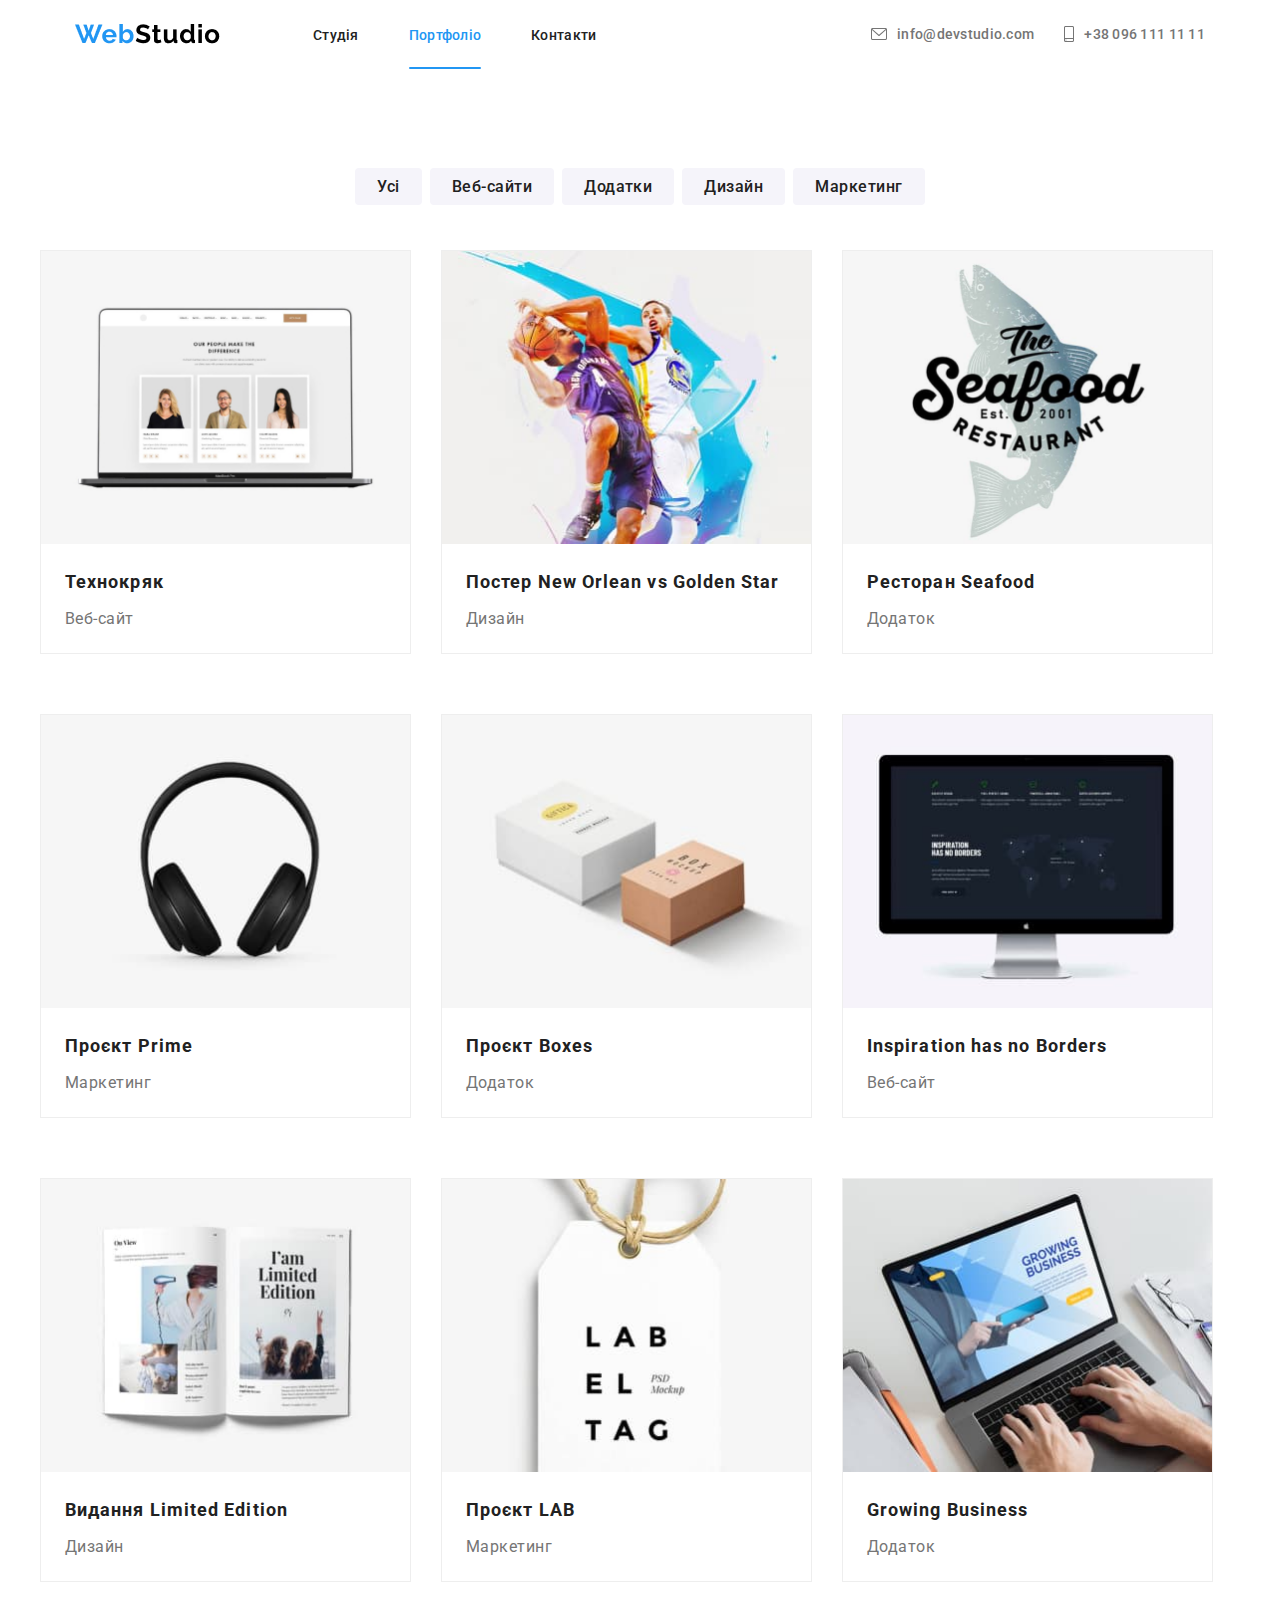
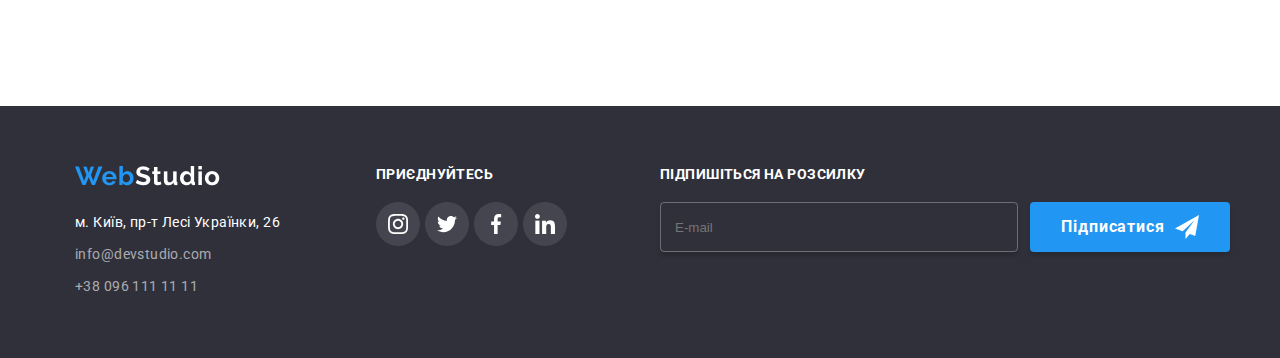
<file: pages/portfolio.html>
<!DOCTYPE html>
<html lang="en">
  <head>
    <meta charset="UTF-8" />
    <meta name="viewport" content="width=device-width, initial-scale=1.0" />
    <title>Portfolio</title>
    <link rel="stylesheet" href="../css/portfolio.css" />
  </head>

  <body>
    <header class="header">
      <div class="header_container">
        <div class="header_left">
          <img
            class="header_logo"
            src="./images/HeaderLogo.png"
            alt="header logo"
          />
          <nav>
            <ul class="header_navigation">
              <li class="header_navigation--item">
                <a href="../index.html">Студія</a>
              </li>
              <li class="header_navigation--item active light-blue">
                <a href="#">Портфоліо</a>
              </li>
              <li class="header_navigation--item"><a href="#">Контакти</a></li>
            </ul>
          </nav>
        </div>
        <div class="header_right">
          <div class="header_right--part">
            <svg
              width="16"
              height="12"
              viewBox="0 0 16 12"
              fill="none"
              xmlns="http://www.w3.org/2000/svg"
            >
              <path
                d="M14.5 0H1.50001C0.672854 0 0 0.672853 0 1.50001V10.5C0 11.3271 0.672854 12 1.50001 12H14.5C15.3271 12 16 11.3271 16 10.5V1.50001C16 0.672853 15.3271 0 14.5 0ZM14.5 0.999994C14.5679 0.999994 14.6325 1.01409 14.6916 1.0387L8 6.83838L1.30833 1.0387C1.36742 1.01412 1.43204 0.999994 1.49998 0.999994H14.5ZM14.5 11H1.50001C1.22414 11 0.999996 10.7759 0.999996 10.5V2.09521L7.67236 7.87792C7.76661 7.95944 7.8833 7.99999 8 7.99999C8.1167 7.99999 8.23339 7.95948 8.32764 7.87792L15 2.09521V10.5C15 10.7759 14.7759 11 14.5 11Z"
                fill="#757575"
              />
            </svg>
            <a href="mailto:info@devstudio.com" class="header_right--link"
              >info@devstudio.com</a
            >
          </div>
          <div class="header_right--part">
            <svg
              width="10"
              height="16"
              viewBox="0 0 10 16"
              fill="none"
              xmlns="http://www.w3.org/2000/svg"
            >
              <path
                d="M8.5 0H1.5C0.672848 0 0 0.672848 0 1.5V14.5C0 15.3272 0.672848 16 1.5 16H8.5C9.32715 16 10 15.3272 10 14.5V1.5C10 0.672848 9.32715 0 8.5 0ZM1.5 1H8.5C8.77588 1 9 1.22412 9 1.5V12H1V1.5C1 1.22412 1.22412 1 1.5 1ZM8.5 15H1.5C1.22412 15 1 14.7759 1 14.5V13H9V14.5C9 14.7759 8.77588 15 8.5 15Z"
                fill="#757575"
              />
              <path
                d="M2.35355 13.7389C2.54882 13.9213 2.54882 14.2169 2.35355 14.3992C2.15828 14.5816 1.84172 14.5816 1.64645 14.3992C1.45118 14.2169 1.45118 13.9213 1.64645 13.7389C1.84172 13.5566 2.15828 13.5566 2.35355 13.7389Z"
                fill="#757575"
              />
            </svg>
            <a href="tel:+380961111111" class="header_right--link"
              >+38 096 111 11 11</a
            >
          </div>
        </div>
      </div>
    </header>
    <main class="main">
      <section class="main_first--section">
        <div class="main_container">
          <ul class="main_nav">
            <li><a class="main_nav--item" href="#">Усі</a></li>
            <li><a class="main_nav--item" href="#">Веб-сайти</a></li>
            <li><a class="main_nav--item" href="#">Додатки</a></li>
            <li><a class="main_nav--item" href="#">Дизайн</a></li>
            <li><a class="main_nav--item" href="#">Маркетинг</a></li>
          </ul>
          <div class="main_first-cards">
            <div class="card">
              <img src="images/img1.png" alt="card-one" />
              <h5 class="card_title">Технокряк</h5>
              <p class="card_text">Веб-сайт</p>
              <div class="card-overlay">
                <p class="card-overlay--text">
                  Ресурс пропонує комплексні пропозиції з різним рівнем
                  функціоналу та сервісів. Все це дозволить відвідувачу отримати
                  вичерпні відомості про компанію чи приватну особу.
                </p>
              </div>
            </div>
            <div class="card">
              <img src="images/img2.png" alt="card-one" />
              <h5 class="card_title">Постер New Orlean vs Golden Star</h5>
              <p class="card_text">Дизайн</p>
              <div class="card-overlay">
                <p class="card-overlay--text">
                  Ресурс пропонує комплексні пропозиції з різним рівнем
                  функціоналу та сервісів. Все це дозволить відвідувачу отримати
                  вичерпні відомості про компанію чи приватну особу.
                </p>
              </div>
            </div>
            <div class="card">
              <img src="images/img3.png" alt="card-one" />
              <h5 class="card_title">Ресторан Seafood</h5>
              <p class="card_text">Додаток</p>
              <div class="card-overlay">
                <p class="card-overlay--text">
                  Ресурс пропонує комплексні пропозиції з різним рівнем
                  функціоналу та сервісів. Все це дозволить відвідувачу отримати
                  вичерпні відомості про компанію чи приватну особу.
                </p>
              </div>
            </div>
            <div class="card">
              <img src="images/img4.png" alt="card-one" />
              <h5 class="card_title">Проєкт Prime</h5>
              <p class="card_text">Маркетинг</p>
              <div class="card-overlay">
                <p class="card-overlay--text">
                  Ресурс пропонує комплексні пропозиції з різним рівнем
                  функціоналу та сервісів. Все це дозволить відвідувачу отримати
                  вичерпні відомості про компанію чи приватну особу.
                </p>
              </div>
            </div>
            <div class="card">
              <img src="images/img5.png" alt="card-one" />
              <h5 class="card_title">Проєкт Boxes</h5>
              <p class="card_text">Додаток</p>
              <div class="card-overlay">
                <p class="card-overlay--text">
                  Ресурс пропонує комплексні пропозиції з різним рівнем
                  функціоналу та сервісів. Все це дозволить відвідувачу отримати
                  вичерпні відомості про компанію чи приватну особу.
                </p>
              </div>
            </div>
            <div class="card">
              <img src="images/img6.png" alt="card-one" />
              <h5 class="card_title">Inspiration has no Borders</h5>
              <p class="card_text">Веб-сайт</p>
              <div class="card-overlay">
                <p class="card-overlay--text">
                  Ресурс пропонує комплексні пропозиції з різним рівнем
                  функціоналу та сервісів. Все це дозволить відвідувачу отримати
                  вичерпні відомості про компанію чи приватну особу.
                </p>
              </div>
            </div>
            <div class="card">
              <img src="images/img7.png" alt="card-one" />
              <h5 class="card_title">Видання Limited Edition</h5>
              <p class="card_text">Дизайн</p>
              <div class="card-overlay">
                <p class="card-overlay--text">
                  Ресурс пропонує комплексні пропозиції з різним рівнем
                  функціоналу та сервісів. Все це дозволить відвідувачу отримати
                  вичерпні відомості про компанію чи приватну особу.
                </p>
              </div>
            </div>
            <div class="card">
              <img src="images/img8.png" alt="card-one" />
              <h5 class="card_title">Проєкт LAB</h5>
              <p class="card_text">Маркетинг</p>
              <div class="card-overlay">
                <p class="card-overlay--text">
                  Ресурс пропонує комплексні пропозиції з різним рівнем
                  функціоналу та сервісів. Все це дозволить відвідувачу отримати
                  вичерпні відомості про компанію чи приватну особу.
                </p>
              </div>
            </div>
            <div class="card">
              <img src="images/img9.png" alt="card-one" />
              <h5 class="card_title">Growing Business</h5>
              <p class="card_text">Додаток</p>
              <div class="card-overlay">
                <p class="card-overlay--text">
                  Ресурс пропонує комплексні пропозиції з різним рівнем
                  функціоналу та сервісів. Все це дозволить відвідувачу отримати
                  вичерпні відомості про компанію чи приватну особу.
                </p>
              </div>
            </div>
          </div>
        </div>
      </section>
    </main>

    <footer class="footer">
      <div class="footer_container">
        <div class="footer_left">
          <img src="./images/FooterLogo.png" alt="logo" />
          <address>
            <p class="footer_address">м. Київ, пр-т Лесі Українки, 26</p>
            <a href="mailto:info@devstudio.com" class="footer_link"
              >info@devstudio.com</a
            >
            <a href="tel:+38 096 111 11 11" class="footer_link"
              >+38 096 111 11 11</a
            >
          </address>
        </div>
        <div class="footer_right">
          <div class="footer_right--first">
            <h3 class="footer_right--first--title">Приєднуйтесь</h3>
            <div class="footer_right--first--svgs">
              <svg
                width="44"
                height="44"
                viewBox="0 0 44 44"
                fill="none"
                xmlns="http://www.w3.org/2000/svg"
              >
                <path
                  d="M44 22C44 28.0751 41.5376 33.5751 37.5564 37.5564C33.5751 41.5376 28.0751 44 22 44C15.9249 44 10.4249 41.5376 6.44365 37.5564C2.46243 33.5751 0 28.0751 0 22C0 15.9249 2.46243 10.4249 6.44365 6.44365C10.4249 2.46243 15.9249 0 22 0C28.0751 0 33.5751 2.46243 37.5564 6.44365C41.5376 10.4249 44 15.9249 44 22Z"
                  fill="#FFFFFF1A"
                />
                <g clip-path="url(#clip0_11_5051)">
                  <path
                    d="M31.9804 17.8801C31.9336 16.8174 31.7617 16.0868 31.5156 15.4537C31.2616 14.7818 30.8709 14.1801 30.359 13.68C29.8589 13.1721 29.2533 12.7774 28.5891 12.5274C27.9524 12.2813 27.2256 12.1094 26.163 12.0626C25.0924 12.0118 24.7525 12 22.0371 12C19.3217 12 18.9818 12.0118 17.9152 12.0586C16.8525 12.1055 16.1219 12.2775 15.489 12.5235C14.8169 12.7774 14.2153 13.1681 13.7152 13.68C13.2073 14.1801 12.8127 14.7857 12.5626 15.4499C12.3164 16.0868 12.1446 16.8134 12.0977 17.8761C12.0469 18.9467 12.0352 19.2866 12.0352 22.002C12.0352 24.7173 12.0469 25.0572 12.0938 26.1239C12.1406 27.1865 12.3126 27.9171 12.5588 28.5502C12.8127 29.2221 13.2073 29.8238 13.7152 30.3239C14.2153 30.8318 14.8209 31.2265 15.4851 31.4765C16.1219 31.7226 16.8486 31.8945 17.9114 31.9413C18.9779 31.9883 19.3179 31.9999 22.0333 31.9999C24.7487 31.9999 25.0885 31.9883 26.1552 31.9413C27.2179 31.8945 27.9484 31.7226 28.5813 31.4765C29.9254 30.9568 30.9881 29.8941 31.5078 28.5502C31.7538 27.9133 31.9258 27.1865 31.9727 26.1239C32.0195 25.0572 32.0313 24.7173 32.0313 22.002C32.0313 19.2866 32.0273 18.9467 31.9804 17.8801ZM30.1794 26.0457C30.1364 27.0225 29.9723 27.5499 29.8356 27.9015C29.4995 28.7728 28.808 29.4643 27.9367 29.8004C27.5851 29.9372 27.0538 30.1012 26.0809 30.1441C25.026 30.1911 24.7096 30.2027 22.0411 30.2027C19.3726 30.2027 19.0522 30.1911 18.0011 30.1441C17.0244 30.1012 16.4969 29.9372 16.1453 29.8004C15.7117 29.6402 15.317 29.3862 14.9967 29.0541C14.6646 28.7298 14.4106 28.3391 14.2504 27.9055C14.1137 27.5539 13.9496 27.0225 13.9067 26.0497C13.8597 24.9948 13.8481 24.6783 13.8481 22.0097C13.8481 19.3412 13.8597 19.0209 13.9067 17.9699C13.9496 16.9932 14.1137 16.4657 14.2504 16.1141C14.4106 15.6804 14.6646 15.2859 15.0007 14.9654C15.3248 14.6333 15.7155 14.3793 16.1493 14.2192C16.5009 14.0825 17.0323 13.9184 18.0051 13.8754C19.06 13.8285 19.3765 13.8168 22.0449 13.8168C24.7174 13.8168 25.0337 13.8285 26.0848 13.8754C27.0616 13.9184 27.589 14.0825 27.9407 14.2192C28.3742 14.3793 28.7689 14.6333 29.0893 14.9654C29.4213 15.2897 29.6753 15.6804 29.8356 16.1141C29.9723 16.4657 30.1364 16.997 30.1794 17.9699C30.2263 19.0248 30.238 19.3412 30.238 22.0097C30.238 24.6783 30.2263 24.9908 30.1794 26.0457Z"
                    fill="white"
                  />
                  <path
                    d="M22.0371 16.8641C19.2007 16.8641 16.8994 19.1653 16.8994 22.0019C16.8994 24.8384 19.2007 27.1396 22.0371 27.1396C24.8737 27.1396 27.1749 24.8384 27.1749 22.0019C27.1749 19.1653 24.8737 16.8641 22.0371 16.8641ZM22.0371 25.3346C20.197 25.3346 18.7044 23.8421 18.7044 22.0019C18.7044 20.1616 20.197 18.6691 22.0371 18.6691C23.8774 18.6691 25.3698 20.1616 25.3698 22.0019C25.3698 23.8421 23.8774 25.3346 22.0371 25.3346Z"
                    fill="white"
                  />
                  <path
                    d="M28.5775 16.6611C28.5775 17.3235 28.0404 17.8605 27.3779 17.8605C26.7155 17.8605 26.1785 17.3235 26.1785 16.6611C26.1785 15.9986 26.7155 15.4617 27.3779 15.4617C28.0404 15.4617 28.5775 15.9986 28.5775 16.6611Z"
                    fill="white"
                  />
                </g>
                <defs>
                  <clipPath id="clip0_11_5051">
                    <rect
                      width="20"
                      height="20"
                      fill="white"
                      transform="translate(12 12)"
                    />
                  </clipPath>
                </defs>
              </svg>
              <svg
                width="44"
                height="44"
                viewBox="0 0 44 44"
                fill="none"
                xmlns="http://www.w3.org/2000/svg"
              >
                <path
                  d="M44 22C44 28.0751 41.5376 33.5751 37.5564 37.5564C33.5751 41.5376 28.0751 44 22 44C15.9249 44 10.4249 41.5376 6.44365 37.5564C2.46243 33.5751 0 28.0751 0 22C0 15.9249 2.46243 10.4249 6.44365 6.44365C10.4249 2.46243 15.9249 0 22 0C28.0751 0 33.5751 2.46243 37.5564 6.44365C41.5376 10.4249 44 15.9249 44 22Z"
                  fill="#FFFFFF1A "
                />
                <g clip-path="url(#clip0_11_5045)">
                  <path
                    d="M32 15.7988C31.2563 16.125 30.4637 16.3412 29.6375 16.4462C30.4875 15.9388 31.1363 15.1412 31.4412 14.18C30.6488 14.6525 29.7738 14.9863 28.8412 15.1725C28.0887 14.3713 27.0162 13.875 25.8462 13.875C23.5763 13.875 21.7487 15.7175 21.7487 17.9763C21.7487 18.3012 21.7762 18.6137 21.8438 18.9112C18.435 18.745 15.4188 17.1113 13.3925 14.6225C13.0387 15.2363 12.8313 15.9388 12.8313 16.695C12.8313 18.115 13.5625 19.3737 14.6525 20.1025C13.9937 20.09 13.3475 19.8988 12.8 19.5975C12.8 19.61 12.8 19.6262 12.8 19.6425C12.8 21.635 14.2212 23.29 16.085 23.6712C15.7512 23.7625 15.3875 23.8062 15.01 23.8062C14.7475 23.8062 14.4825 23.7913 14.2337 23.7362C14.765 25.36 16.2725 26.5538 18.065 26.5925C16.67 27.6838 14.8988 28.3412 12.9813 28.3412C12.645 28.3412 12.3225 28.3263 12 28.285C13.8162 29.4563 15.9688 30.125 18.29 30.125C25.835 30.125 29.96 23.875 29.96 18.4575C29.96 18.2762 29.9538 18.1013 29.945 17.9275C30.7588 17.35 31.4425 16.6288 32 15.7988Z"
                    fill="white"
                  />
                </g>
                <defs>
                  <clipPath id="clip0_11_5045">
                    <rect
                      width="20"
                      height="20"
                      fill="white"
                      transform="translate(12 12)"
                    />
                  </clipPath>
                </defs>
              </svg>

              <svg
                width="44"
                height="44"
                viewBox="0 0 44 44"
                fill="none"
                xmlns="http://www.w3.org/2000/svg"
              >
                <path
                  d="M44 22C44 28.0751 41.5376 33.5751 37.5564 37.5564C33.5751 41.5376 28.0751 44 22 44C15.9249 44 10.4249 41.5376 6.44365 37.5564C2.46243 33.5751 0 28.0751 0 22C0 15.9249 2.46243 10.4249 6.44365 6.44365C10.4249 2.46243 15.9249 0 22 0C28.0751 0 33.5751 2.46243 37.5564 6.44365C41.5376 10.4249 44 15.9249 44 22Z"
                  fill="#FFFFFF1A"
                />
                <g clip-path="url(#clip0_11_5041)">
                  <path
                    d="M25.3309 15.3208H27.1567V12.1408C26.8417 12.0975 25.7584 12 24.4967 12C21.8642 12 20.0609 13.6558 20.0609 16.6992V19.5H17.1559V23.055H20.0609V32H23.6226V23.0558H26.4101L26.8526 19.5008H23.6217V17.0517C23.6226 16.0242 23.8992 15.3208 25.3309 15.3208Z"
                    fill="white"
                  />
                </g>
                <defs>
                  <clipPath id="clip0_11_5041">
                    <rect
                      width="20"
                      height="20"
                      fill="white"
                      transform="translate(12 12)"
                    />
                  </clipPath>
                </defs>
              </svg>
              <svg
                width="44"
                height="44"
                viewBox="0 0 44 44"
                fill="none"
                xmlns="http://www.w3.org/2000/svg"
              >
                <path
                  d="M44 22C44 28.0751 41.5376 33.5751 37.5564 37.5564C33.5751 41.5376 28.0751 44 22 44C15.9249 44 10.4249 41.5376 6.44365 37.5564C2.46243 33.5751 0 28.0751 0 22C0 15.9249 2.46243 10.4249 6.44365 6.44365C10.4249 2.46243 15.9249 0 22 0C28.0751 0 33.5751 2.46243 37.5564 6.44365C41.5376 10.4249 44 15.9249 44 22Z"
                  fill="#FFFFFF1A"
                />
                <g clip-path="url(#clip0_11_5035)">
                  <path
                    d="M31.995 32.0001V31.9993H32V24.6643C32 21.0759 31.2275 18.3118 27.0325 18.3118C25.0158 18.3118 23.6625 19.4184 23.11 20.4676H23.0517V18.6468H19.0742V31.9993H23.2158V25.3876C23.2158 23.6468 23.5458 21.9634 25.7017 21.9634C27.8258 21.9634 27.8575 23.9501 27.8575 25.4993V32.0001H31.995Z"
                    fill="white"
                  />
                  <path
                    d="M12.33 18.6475H16.4767V32H12.33V18.6475Z"
                    fill="white"
                  />
                  <path
                    d="M14.4017 12C13.0758 12 12 13.0758 12 14.4017C12 15.7275 13.0758 16.8258 14.4017 16.8258C15.7275 16.8258 16.8033 15.7275 16.8033 14.4017C16.8025 13.0758 15.7267 12 14.4017 12V12Z"
                    fill="white"
                  />
                </g>
                <defs>
                  <clipPath id="clip0_11_5035">
                    <rect
                      width="20"
                      height="20"
                      fill="white"
                      transform="translate(12 12)"
                    />
                  </clipPath>
                </defs>
              </svg>
            </div>
          </div>
          <div class="footer_right--second">
            <h3 class="footer_right--second--title">Підпишіться на розсилку</h3>
            <form class="footer_right--second--form">
              <input
                class="footer_right--second--form--input"
                type="email"
                placeholder="E-mail"
              />
              <div class="footer_right--second--btn--wrapper">
                <button class="footer_right--second--btn">
                  Підписатися
                  <svg
                    width="24"
                    height="24"
                    viewBox="0 0 24 24"
                    fill="none"
                    xmlns="http://www.w3.org/2000/svg"
                  >
                    <path
                      d="M24 0L0 13.5L7.66994 16.3407L19.5 5.25002L10.5017 17.3896L10.509 17.3923L10.5 17.3896V24.0001L14.8013 18.982L20.2501 21.0001L24 0Z"
                      fill="white"
                    />
                  </svg>
                </button>
              </div>
            </form>
          </div>
        </div>
      </div>
    </footer>
  </body>
</html>
</file>
<file: css/style.css>
@import url("https://fonts.googleapis.com/css2?family=Roboto:ital,wght@0,100;0,300;0,400;0,500;0,700;0,900;1,100;1,300;1,400;1,500;1,700;1,900&display=swap");
* {
  margin: 0;
  padding: 0;
  box-sizing: border-box;
}
* ul,
* ol {
  list-style-type: none;
}
* a {
  color: black;
  text-decoration: none;
}
* body {
  font-family: "Roboto", sans-serif;
}

@keyframes pulseScale {
  0%, 100% {
    transform: scale(1);
  }
  50% {
    transform: scale(1.05);
  }
}
@keyframes animateBtn {
  0%, 100% {
    background-color: #2196f3;
  }
  50% {
    background-color: rgba(33, 149, 243, 0.8470588235);
    transform: scale(1.05);
  }
}
@keyframes animateWhyUs {
  0%, 100% {
    transform: rotateY(0deg);
  }
  50% {
    transform: rotateY(360deg);
  }
}
.header {
  padding-top: 24px;
  padding-bottom: 25px;
  background-color: #ffffff;
  position: fixed;
  width: 100%;
  z-index: 2;
}
.header_container {
  display: flex;
  justify-content: space-between;
  width: 100%;
  max-width: 1170px;
  margin: 0 auto;
  padding: 0px 20px;
}
.header_left {
  display: flex;
  align-items: center;
}
.header_logo {
  margin-right: 93px;
  cursor: pointer;
}
.header_logo:hover {
  animation: pulseScale 1s ease-in-out infinite;
}
.header_navigation {
  display: flex;
}
.header_navigation--item a {
  transition: color 0.5s ease;
  font-family: Roboto, sans-serif;
  font-size: 14px;
  font-weight: 500;
  line-height: 16.41px;
  letter-spacing: 0.02em;
  color: #212121;
  position: relative;
  overflow: hidden;
}
.header_navigation--item a:hover {
  transition: 0.5s;
  color: #2196f3;
}
.header_navigation--item.active a::after {
  content: "";
  position: absolute;
  bottom: 0;
  display: block;
  left: 0;
  width: 100%;
  height: 2.5px;
  background-color: #2196f3;
  transition: 0.3s ease-in-out;
  top: 40px;
  border-radius: 10px;
  z-index: 5;
}
.header_navigation--item.active.light-blue a {
  color: #2196f3;
}
.header_navigation--item:not(:last-child) {
  margin-right: 50px;
}
.header_right {
  display: flex;
  gap: 30px;
}
.header_right--mobile {
  display: none;
}
.header_right--part {
  display: flex;
  align-items: center;
  gap: 10px;
}
.header_right--part svg path,
.header_right--part a {
  transition: 0.3s ease-in-out;
}
.header_right--part:hover svg path,
.header_right--part:hover a {
  fill: #2196f3;
  color: #2196f3;
  transition: 0.3s ease-in-out;
}
.header_right--link {
  transition: 0.5s;
  font-family: Roboto;
  font-size: 14px;
  font-weight: 500;
  line-height: 16.41px;
  letter-spacing: 0.02em;
  color: #757575;
}
.header_right--link:not(:last-child) {
  margin-right: 50px;
}
.header_right--link:hover {
  transition: 0.5s;
  color: #2196f3;
}

@media screen and (max-width: 950px) {
  .header_right {
    display: flex;
    flex-direction: column;
    gap: 10px;
  }
}
@media screen and (max-width: 750px) {
  .header_left {
    display: flex;
    flex-direction: column;
    gap: 25px;
    align-items: start;
  }
}
@media screen and (max-width: 530px) {
  .header_right--part {
    display: none;
  }
  .header_left {
    justify-content: center;
  }
  .header_left img {
    margin: 0;
  }
  .header_left nav {
    display: none;
  }
  .header_right--mobile {
    display: block;
    cursor: pointer;
  }
}
.main_first--section {
  content: "";
  background-image: url("../img/first_img.png");
  background-repeat: no-repeat;
  background-size: cover;
}
.main_first--container {
  width: 100%;
  max-width: 1170px;
  margin: 0 auto;
  display: flex;
  flex-direction: column;
  align-items: center;
}
.main_first--title {
  max-width: 696px;
  font-family: Roboto;
  font-size: 44px;
  font-weight: 900;
  line-height: 60px;
  text-transform: uppercase;
  letter-spacing: 0.03em;
  text-align: center;
  color: #ffffff;
  margin-top: 200px;
}
.main_first--btn {
  margin-top: 30px;
  width: 216px;
  height: 50px;
  margin-bottom: 200px;
  border: 0;
  cursor: pointer;
  font-family: Roboto;
  font-size: 16px;
  font-weight: 700;
  line-height: 30px;
  letter-spacing: 0.06em;
  text-align: center;
  color: #ffffff;
  background-color: #2196f3;
  border-radius: 4px;
  box-shadow: 0px 4px 4px 0px rgba(0, 0, 0, 0.1490196078);
}
.main_first--btn:hover {
  animation: animateBtn 1.5s linear infinite;
}
.main_second--section {
  margin-top: 94px;
}
.main_second--container {
  width: 100%;
  max-width: 1170px;
  margin: 0 auto;
  display: flex;
  justify-content: space-between;
  padding: 0 20px;
}
.main_second--title {
  font-family: Roboto;
  font-size: 14px;
  font-weight: 700;
  line-height: 16.41px;
  color: #212121;
  letter-spacing: 0.03em;
  margin-bottom: 10px;
}
.main_second--text {
  max-width: 270px;
  font-family: Roboto;
  font-size: 14px;
  font-weight: 400;
  line-height: 24px;
  color: #757575;
  letter-spacing: 0.03em;
}
.main_second--card {
  cursor: pointer;
}
.main_second--card #card_box-first, .main_second--card #card_box-second, .main_second--card #card_box-third, .main_second--card #card_box-fourth {
  position: relative;
  display: flex;
  justify-content: center;
  align-items: center;
  margin-bottom: 55px;
}
.main_second--card #card_box-first::before {
  content: "";
  background-image: url("../img/antenna 1.png");
  background-size: contain;
  background-repeat: no-repeat;
  width: 70px;
  height: 70px;
  cursor: pointer;
  display: block;
}
.main_second--card #card_box-second::before {
  content: "";
  background-image: url("../img/clock 1.png");
  background-size: contain;
  background-repeat: no-repeat;
  width: 70px;
  height: 70px;
  display: block;
}
.main_second--card #card_box-third::before {
  content: "";
  background-image: url("../img/diagram 1.png");
  background-size: contain;
  background-repeat: no-repeat;
  width: 70px;
  height: 70px;
  display: block;
}
.main_second--card #card_box-fourth::before {
  content: "";
  background-image: url("../img/astronaut 1.png");
  background-size: contain;
  background-repeat: no-repeat;
  width: 70px;
  height: 70px;
  display: block;
}
.main_second--card:hover #card_box-first, .main_second--card:hover #card_box-second, .main_second--card:hover #card_box-third, .main_second--card:hover #card_box-fourth {
  animation: animateWhyUs 3s ease-in-out;
}
.main_third--section {
  margin-top: 94px;
  margin-bottom: 94px;
}
.main_third--container {
  width: 100%;
  max-width: 1170px;
  display: flex;
  margin: 0 auto;
  flex-direction: column;
  padding: 0 20px;
}
.main_third--title {
  margin-bottom: 50px;
  font-family: Roboto;
  font-size: 36px;
  font-weight: 700;
  line-height: 42.19px;
  letter-spacing: 0.03em;
  text-align: center;
}
.main_third--images {
  display: flex;
  justify-content: space-between;
}
.main_third--images .main_third--img {
  position: relative;
}
.main_third--images .main_third--img--text {
  position: absolute;
  width: 100%;
  top: 224px;
  font-family: Roboto;
  font-size: 14px;
  font-weight: 700;
  line-height: 16.41px;
  letter-spacing: 0.03em;
  text-align: center;
  text-underline-position: from-font;
  -webkit-text-decoration-skip-ink: none;
          text-decoration-skip-ink: none;
  color: #ffffff;
  padding-bottom: 27px;
  padding-top: 27px;
  background-color: rgba(47, 48, 58, 0.8);
  text-transform: uppercase;
}
.main_fourth--section {
  padding-bottom: 124px;
  background-color: #f5f4fa;
  padding-top: 94px;
}
.main_fourth--card--text {
  max-width: 270px;
  text-align: center;
  margin-bottom: 16px;
  font-family: Roboto;
  font-size: 16px;
  font-weight: 400;
  line-height: 18.75px;
  color: #757575;
  letter-spacing: 0.03em;
}
.main_fourth--card--socials {
  display: flex;
  justify-content: center;
  gap: 10px;
  padding-bottom: 30px;
}
.main_fourth--card--socialssvg:hover {
  cursor: pointer;
}
.main_fourth--container {
  width: 100%;
  margin: 0 auto;
  max-width: 1170px;
  padding: 0 20px;
}
.main_fourth--card--title {
  text-align: center;
  margin-top: 30px;
  margin-bottom: 10px;
  font-family: Roboto;
  font-size: 16px;
  font-weight: 500;
  line-height: 18.75px;
  color: #212121;
  letter-spacing: 0.03em;
}
.main_fourth--title {
  margin-bottom: 50px;
  font-family: Roboto;
  font-size: 36px;
  font-weight: 700;
  line-height: 42.19px;
  letter-spacing: 0.03em;
  text-align: center;
}
.main_fourth--cards {
  display: flex;
  justify-content: space-between;
}
.main_fourth--card {
  background-color: white;
  box-shadow: 0px 2px 1px 0px rgba(0, 0, 0, 0.2), 0px 1px 1px 0px rgba(0, 0, 0, 0.1411764706), 0px 1px 3px 0px rgba(0, 0, 0, 0.1215686275);
  border-radius: 0px 0px 4px 4px;
}
.main_fourth--card--socials svg path,
.main_fourth--card--socials svg g path {
  transition: 0.3s ease-in-out;
}
.main_fourth--card--socials svg:hover path {
  fill: #2196f3;
  transition: 0.5s ease-in-out;
}
.main_fourth--card--socials svg:hover g path {
  fill: #ffffff;
  transition: 0.5s ease-in-out;
}
.main_fifth--container {
  margin: 0 auto;
  max-width: 1170px;
  width: 100%;
  padding: 0 20px;
}
.main_fifth--section {
  margin-top: 94px;
}
.main_fifth--title {
  font-family: Roboto;
  font-size: 36px;
  font-weight: 700;
  line-height: 42.19px;
  letter-spacing: 0.03em;
  text-align: center;
  margin-bottom: 50px;
}
.main_fifth--cards {
  display: flex;
  flex-direction: row;
  justify-content: space-between;
  margin-bottom: 94px;
}
.main_fifth--card {
  border: 2px solid #afb1b8;
  display: flex;
  align-items: center;
  border-radius: 4px;
  justify-content: center;
  padding: 16px 32px;
  transition: 0.3s ease-in-out;
}
.main_fifth--card svg path {
  transition: 0.3s ease-in-out;
}
.main_fifth--card:hover {
  cursor: pointer;
  border-color: #2196f3;
  transition: 0.3s ease-in-out;
}
.main_fifth--card:hover svg path {
  fill: #2196f3;
  transition: 0.3s ease-in-out;
}

@media screen and (max-width: 1190px) {
  .main_third--section {
    display: none;
  }
}
@media screen and (max-width: 1155px) {
  .main_fourth--cards {
    display: grid;
    grid-template-columns: repeat(2, 270px);
    justify-content: center;
    gap: 65px;
  }
  .main_fourth--card {
    display: flex;
    flex-direction: column;
    align-items: center;
  }
  .main_second--container {
    display: grid;
    grid-template-columns: repeat(2, 1fr);
    gap: 35px;
  }
  .main_second--card {
    display: flex;
    align-items: center;
    flex-direction: column;
    text-align: center;
  }
}
@media screen and (max-width: 1125px) {
  .main_fifth--cards {
    display: grid;
    grid-template-columns: repeat(3, 4fr);
    gap: 20px;
  }
}
@media screen and (max-width: 795px) {
  .main_fifth--cards {
    grid-template-columns: repeat(2, 3fr);
  }
}
@media screen and (max-width: 650px) {
  .main_fourth--cards {
    grid-template-columns: repeat(1, 350px);
  }
}
@media screen and (max-width: 635px) {
  .main_fifth--title {
    font-size: 29px;
  }
  .main_fifth--cards {
    grid-template-columns: repeat(1, 2fr);
  }
}
@media screen and (max-width: 515px) {
  .main_first--title {
    line-height: 50px;
  }
  .main_first--section {
    background-position: center;
  }
}
@media screen and (max-width: 490px) {
  .main_first--title {
    font-size: 33px;
  }
}
@media screen and (max-width: 490px) {
  .main_second--container {
    grid-template-columns: repeat(1, 1fr);
  }
}
@media screen and (max-width: 405px) {
  .main_first--title {
    font-size: 27px;
    max-width: 290px;
  }
}
@media screen and (max-width: 375px) {
  .main_first--title {
    font-size: 30px;
  }
  .main_fourth--title {
    font-size: 29px;
  }
  .main_fourth--cards {
    grid-template-columns: repeat(1, 290px);
  }
  .main_fourth--section img {
    display: none;
  }
}
.footer {
  background-color: #2f303a;
}
.footer_container {
  width: 100%;
  padding-top: 60px;
  padding-bottom: 60px;
  max-width: 1170px;
  margin: 0 auto;
  display: flex;
  gap: 70px;
  padding-left: 20px;
  padding-right: 20px;
}
.footer img {
  margin-bottom: 20px;
}
.footer_address {
  font-family: Roboto;
  font-size: 14px;
  font-weight: 400;
  line-height: 24px;
  letter-spacing: 0.03em;
  text-align: left;
  color: white;
  margin-bottom: 8px;
}
.footer_link {
  font-family: Roboto;
  font-size: 14px;
  font-weight: 400;
  line-height: 24px;
  letter-spacing: 0.03em;
  text-align: left;
  color: rgba(255, 255, 255, 0.6);
}
.footer_link:not(:last-child) {
  margin-bottom: 8px;
}
.footer address {
  flex-direction: column;
  display: flex;
  font-style: normal;
}
.footer address .footer_address {
  width: 231px;
}
.footer_right {
  display: flex;
  justify-content: space-between;
  flex-direction: row;
  gap: 93px;
}
.footer_right--first--title {
  color: #ffffff;
  font-family: Roboto;
  font-size: 14px;
  font-weight: 700;
  line-height: 16.41px;
  letter-spacing: 0.03em;
  text-underline-position: from-font;
  text-transform: uppercase;
  -webkit-text-decoration-skip-ink: none;
          text-decoration-skip-ink: none;
  margin-bottom: 20px;
}
.footer_right--first--svgs {
  display: flex;
  gap: 5px;
}
.footer_right--first--svgs svg path {
  transition: 0.3s ease-in-out;
}
.footer_right--first--svgs svg:hover path {
  cursor: pointer;
  transition: 0.3s ease-in-out;
  fill: #2196f3;
}
.footer_right--first--svgs svg:hover g path {
  cursor: pointer;
  transition: 0.3s ease-in-out;
  fill: #ffffff;
}
.footer_right--second {
  max-width: 570px;
}
.footer_right--second--title {
  font-family: Roboto;
  font-size: 14px;
  font-weight: 700;
  line-height: 16.41px;
  letter-spacing: 0.03em;
  margin-bottom: 20px;
  text-underline-position: from-font;
  -webkit-text-decoration-skip-ink: none;
          text-decoration-skip-ink: none;
  color: #ffffff;
  text-transform: uppercase;
}
.footer_right--second--form {
  display: flex;
  flex-direction: row;
  gap: 12px;
}
.footer_right--second--form--input {
  width: 358px;
  height: 50px;
  min-height: 50px;
  color: #ffffff;
  border-radius: 4px;
  border: 1px solid rgba(255, 255, 255, 0.3019607843);
  box-shadow: 0px 4px 4px 0px rgba(0, 0, 0, 0.1490196078);
  outline: none;
  background-color: rgba(255, 255, 255, 0);
  padding-left: 14px;
}
.footer_right--second--btn {
  width: 200px;
  height: 50px;
  border-radius: 4px;
  display: flex;
  justify-content: center;
  align-items: center;
  gap: 10px;
  border: 0;
  outline: none;
  color: white;
  background-color: #2196f3;
  font-family: Roboto;
  font-size: 16px;
  font-weight: 700;
  line-height: 30px;
  letter-spacing: 0.06em;
  box-shadow: 0px 4px 4px 0px rgba(0, 0, 0, 0.1490196078);
  cursor: pointer;
}

@media screen and (max-width: 1225px) {
  .footer_container {
    justify-content: center;
  }
  .footer_right--second--form {
    display: flex;
    flex-direction: column;
  }
  .footer_right--second--form button {
    width: 100%;
  }
}
@media screen and (max-width: 995px) {
  .footer_container {
    align-items: center;
  }
  .footer_right {
    display: flex;
    flex-direction: column;
    gap: 30px;
  }
}
@media screen and (max-width: 705px) {
  .footer_container {
    flex-direction: column;
    align-items: start;
  }
}
@media screen and (max-width: 405px) {
  .footer_right--second--form--input {
    width: 270px;
  }
}
.backdrop {
  position: fixed;
  top: 0;
  right: 0;
  left: 0;
  bottom: 0;
  background-color: rgba(0, 0, 0, 0.2);
  opacity: 1;
  transition: opacity 0.25s cubic-bezier(0.4, 0, 0.2, 1);
}
.backdrop.is-hidden {
  opacity: 0;
  pointer-events: none;
}
.backdrop .modal {
  position: absolute;
  top: 50%;
  left: 50%;
  transform: translate(-50%, -50%);
  width: 528px;
  height: 581px;
  border-radius: 4px;
  background-color: #ffffff;
  transition: opacity 0.25s cubic-bezier(0.4, 0, 0.2, 1), transform 0.25s cubic-bezier(0.4, 0, 0.2, 1);
}
.backdrop .modal_close--wrapper {
  position: relative;
  display: flex;
  justify-content: end;
  padding-top: 8px;
  padding-bottom: 2px;
}
.backdrop .modal_close--wrapper svg {
  position: relative;
  top: 0;
  right: 8px;
  cursor: pointer;
}
.backdrop .modal_title {
  font-family: Roboto;
  font-size: 20px;
  font-weight: 700;
  line-height: 23.44px;
  letter-spacing: 0.03em;
  text-align: center;
  text-underline-position: from-font;
  -webkit-text-decoration-skip-ink: none;
          text-decoration-skip-ink: none;
  color: #212121;
  margin-bottom: 12px;
}
.backdrop .modal form {
  display: flex;
  align-items: center;
  flex-direction: column;
  gap: 10px;
}
.backdrop .modal form input:not([type=checkbox]) {
  width: 448px;
  height: 40px;
  border: 1px solid rgba(33, 33, 33, 0.2);
  border-radius: 4px;
  padding-left: 40px;
}
.backdrop .modal form .form_field {
  position: relative;
}
.backdrop .modal form .form_field svg {
  position: absolute;
  top: 50%;
  left: 12px;
}
.backdrop .modal form .form_field textarea {
  width: 448px;
  resize: none;
  height: 120px;
  border-radius: 4px;
  border: 1px solid rgba(33, 33, 33, 0.2);
  padding: 12px 16px;
}
.backdrop .modal form .form_field textarea::-moz-placeholder {
  font-family: Roboto;
  font-size: 12px;
  font-weight: 400;
  line-height: 14.06px;
  letter-spacing: 0.01em;
  text-align: left;
  text-underline-position: from-font;
  text-decoration-skip-ink: none;
  color: rgba(117, 117, 117, 0.5019607843);
}
.backdrop .modal form .form_field textarea::placeholder {
  font-family: Roboto;
  font-size: 12px;
  font-weight: 400;
  line-height: 14.06px;
  letter-spacing: 0.01em;
  text-align: left;
  text-underline-position: from-font;
  -webkit-text-decoration-skip-ink: none;
          text-decoration-skip-ink: none;
  color: rgba(117, 117, 117, 0.5019607843);
}
.backdrop .modal form .form_field:focus {
  outline: none;
}
.backdrop .modal form label {
  color: #757575;
}
.backdrop .modal form .form_field:focus-within input {
  outline: none;
  border-color: #2196f3;
}
.backdrop .modal form .form_field:focus-within svg g path {
  fill: #2196f3;
}
.backdrop .modal form .form_privacy-policy {
  display: flex;
  font-family: Roboto;
  font-size: 14px;
  font-weight: 400;
  line-height: 24px;
  letter-spacing: 0.03em;
  text-align: left;
  text-underline-position: from-font;
  -webkit-text-decoration-skip-ink: none;
          text-decoration-skip-ink: none;
  color: #757575;
}
.backdrop .modal form .form_privacy-policy--text {
  margin-left: 8.38px;
}
.backdrop .modal form .form_submit--wrapper {
  margin-top: 30px;
}
.backdrop .modal form .form_submit--btn {
  width: 200px;
  height: 50px;
  border-radius: 4px;
  background-color: #2196f3;
  border: 0;
  outline: 0;
  cursor: pointer;
  color: #ffffff;
  box-shadow: 0px 4px 4px 0px rgba(0, 0, 0, 0.1490196078);
  font-family: Roboto;
  font-size: 16px;
  font-weight: 700;
  line-height: 30px;
  letter-spacing: 0.06em;
  text-align: center;
  text-underline-position: from-font;
  -webkit-text-decoration-skip-ink: none;
          text-decoration-skip-ink: none;
}/*# sourceMappingURL=style.css.map */
</file>
<file: css/portfolio.css>
@import url("https://fonts.googleapis.com/css2?family=Roboto:ital,wght@0,100;0,300;0,400;0,500;0,700;0,900;1,100;1,300;1,400;1,500;1,700;1,900&display=swap");
* {
  margin: 0;
  padding: 0;
  box-sizing: border-box;
}
* ul,
* ol {
  list-style-type: none;
}
* a {
  color: black;
  text-decoration: none;
}
* body {
  font-family: "Roboto", sans-serif;
}

.header {
  padding-top: 24px;
  padding-bottom: 25px;
  background-color: #ffffff;
  position: fixed;
  width: 100%;
  z-index: 2;
}
.header_container {
  display: flex;
  justify-content: space-between;
  width: 100%;
  max-width: 1170px;
  margin: 0 auto;
  padding: 0px 20px;
}
.header_left {
  display: flex;
  align-items: center;
}
.header_logo {
  margin-right: 93px;
  cursor: pointer;
}
.header_logo:hover {
  animation: pulseScale 1s ease-in-out infinite;
}
.header_navigation {
  display: flex;
}
.header_navigation--item a {
  transition: color 0.5s ease;
  font-family: Roboto, sans-serif;
  font-size: 14px;
  font-weight: 500;
  line-height: 16.41px;
  letter-spacing: 0.02em;
  color: #212121;
  position: relative;
  overflow: hidden;
}
.header_navigation--item a:hover {
  transition: 0.5s;
  color: #2196f3;
}
.header_navigation--item.active a::after {
  content: "";
  position: absolute;
  bottom: 0;
  display: block;
  left: 0;
  width: 100%;
  height: 2.5px;
  background-color: #2196f3;
  transition: 0.3s ease-in-out;
  top: 40px;
  border-radius: 10px;
  z-index: 5;
}
.header_navigation--item.active.light-blue a {
  color: #2196f3;
}
.header_navigation--item:not(:last-child) {
  margin-right: 50px;
}
.header_right {
  display: flex;
  gap: 30px;
}
.header_right--mobile {
  display: none;
}
.header_right--part {
  display: flex;
  align-items: center;
  gap: 10px;
}
.header_right--part svg path,
.header_right--part a {
  transition: 0.3s ease-in-out;
}
.header_right--part:hover svg path,
.header_right--part:hover a {
  fill: #2196f3;
  color: #2196f3;
  transition: 0.3s ease-in-out;
}
.header_right--link {
  transition: 0.5s;
  font-family: Roboto;
  font-size: 14px;
  font-weight: 500;
  line-height: 16.41px;
  letter-spacing: 0.02em;
  color: #757575;
}
.header_right--link:not(:last-child) {
  margin-right: 50px;
}
.header_right--link:hover {
  transition: 0.5s;
  color: #2196f3;
}

@media screen and (max-width: 950px) {
  .header_right {
    display: flex;
    flex-direction: column;
    gap: 10px;
  }
}
@media screen and (max-width: 750px) {
  .header_left {
    display: flex;
    flex-direction: column;
    gap: 25px;
    align-items: start;
  }
}
@media screen and (max-width: 530px) {
  .header_right--part {
    display: none;
  }
  .header_left {
    justify-content: center;
  }
  .header_left img {
    margin: 0;
  }
  .header_left nav {
    display: none;
  }
  .header_right--mobile {
    display: block;
    cursor: pointer;
  }
}
.main {
  padding-top: 174px;
}
.main_first-cards {
  display: flex;
  gap: 30px;
  flex-wrap: wrap;
  padding-bottom: 94px;
}
.main_first-cards .card {
  height: 404px;
  overflow: hidden;
  border: 1px solid #eeeeee;
  margin-bottom: 30px;
  display: flex;
  flex-direction: column;
  transition: 0.2s ease-in-out;
  position: relative;
}
.main_first-cards .card-overlay {
  background-color: rgba(33, 150, 243, 0.8980392157);
  width: 370px;
  position: absolute;
  left: 0;
  right: 0;
  bottom: 0;
  transition: 0.2s ease-in;
  transform: translateY(100%);
}
.main_first-cards .card-overlay--text {
  font-family: Roboto;
  font-size: 18px;
  font-weight: 400;
  line-height: 28px;
  letter-spacing: 0.03em;
  text-underline-position: from-font;
  -webkit-text-decoration-skip-ink: none;
          text-decoration-skip-ink: none;
  max-width: 322px;
  margin-top: 55px;
  margin-left: 24px;
  color: #ffffff;
}
.main_first-cards .card img {
  width: 369px;
}
.main_first-cards .card_title {
  font-family: Roboto;
  font-size: 18px;
  font-weight: 700;
  line-height: 36px;
  color: #212121;
  letter-spacing: 0.06em;
  margin-top: 20px;
  margin-bottom: 4px;
  padding-left: 24px;
}
.main_first-cards .card_text {
  font-family: Roboto;
  font-size: 16px;
  font-weight: 400;
  line-height: 30px;
  color: #757575;
  letter-spacing: 0.03em;
  padding-left: 24px;
  padding-bottom: 20px;
}
.main_first-cards .card:hover {
  box-shadow: 2px 5px 7px 1px rgba(0, 0, 0, 0.1607843137), 1px 5px 5px 1px rgba(0, 0, 0, 0.0588235294), 1px 2px 2px 1px rgba(0, 0, 0, 0.1215686275);
  transition: 0.5s;
  cursor: pointer;
}
.main_first-cards .card:hover .card-overlay {
  transform: translateY(0);
  top: 0;
  height: 72.8%;
}
.main_container {
  width: 100%;
  max-width: 1200px;
  margin: 0 auto;
}
.main_nav {
  display: flex;
  justify-content: center;
  gap: 8px;
  margin-bottom: 50px;
}
.main_nav--item {
  font-family: Roboto;
  font-size: 16px;
  font-weight: 500;
  line-height: 26px;
  letter-spacing: 0.03em;
  text-align: center;
  color: #212121;
  padding: 9px 22px;
  box-sizing: content-box;
  background-color: #f5f4fa;
  transition: 0.5s;
  border-radius: 4px;
}
.main_nav--item:hover {
  background-color: #2196f3;
  box-shadow: 0px 2px 2px 0px rgba(0, 0, 0, 0.1215686275), 0px 1px 2px 0px rgba(0, 0, 0, 0.0784313725), 0px 3px 1px 0px rgba(0, 0, 0, 0.1019607843);
  transition: 0.5s;
  color: white;
}

.footer {
  background-color: #2f303a;
}
.footer_container {
  width: 100%;
  padding-top: 60px;
  padding-bottom: 60px;
  max-width: 1170px;
  margin: 0 auto;
  display: flex;
  gap: 70px;
  padding-left: 20px;
  padding-right: 20px;
}
.footer img {
  margin-bottom: 20px;
}
.footer_address {
  font-family: Roboto;
  font-size: 14px;
  font-weight: 400;
  line-height: 24px;
  letter-spacing: 0.03em;
  text-align: left;
  color: white;
  margin-bottom: 8px;
}
.footer_link {
  font-family: Roboto;
  font-size: 14px;
  font-weight: 400;
  line-height: 24px;
  letter-spacing: 0.03em;
  text-align: left;
  color: rgba(255, 255, 255, 0.6);
}
.footer_link:not(:last-child) {
  margin-bottom: 8px;
}
.footer address {
  flex-direction: column;
  display: flex;
  font-style: normal;
}
.footer address .footer_address {
  width: 231px;
}
.footer_right {
  display: flex;
  justify-content: space-between;
  flex-direction: row;
  gap: 93px;
}
.footer_right--first--title {
  color: #ffffff;
  font-family: Roboto;
  font-size: 14px;
  font-weight: 700;
  line-height: 16.41px;
  letter-spacing: 0.03em;
  text-underline-position: from-font;
  text-transform: uppercase;
  -webkit-text-decoration-skip-ink: none;
          text-decoration-skip-ink: none;
  margin-bottom: 20px;
}
.footer_right--first--svgs {
  display: flex;
  gap: 5px;
}
.footer_right--first--svgs svg path {
  transition: 0.3s ease-in-out;
}
.footer_right--first--svgs svg:hover path {
  cursor: pointer;
  transition: 0.3s ease-in-out;
  fill: #2196f3;
}
.footer_right--first--svgs svg:hover g path {
  cursor: pointer;
  transition: 0.3s ease-in-out;
  fill: #ffffff;
}
.footer_right--second {
  max-width: 570px;
}
.footer_right--second--title {
  font-family: Roboto;
  font-size: 14px;
  font-weight: 700;
  line-height: 16.41px;
  letter-spacing: 0.03em;
  margin-bottom: 20px;
  text-underline-position: from-font;
  -webkit-text-decoration-skip-ink: none;
          text-decoration-skip-ink: none;
  color: #ffffff;
  text-transform: uppercase;
}
.footer_right--second--form {
  display: flex;
  flex-direction: row;
  gap: 12px;
}
.footer_right--second--form--input {
  width: 358px;
  height: 50px;
  min-height: 50px;
  color: #ffffff;
  border-radius: 4px;
  border: 1px solid rgba(255, 255, 255, 0.3019607843);
  box-shadow: 0px 4px 4px 0px rgba(0, 0, 0, 0.1490196078);
  outline: none;
  background-color: rgba(255, 255, 255, 0);
  padding-left: 14px;
}
.footer_right--second--btn {
  width: 200px;
  height: 50px;
  border-radius: 4px;
  display: flex;
  justify-content: center;
  align-items: center;
  gap: 10px;
  border: 0;
  outline: none;
  color: white;
  background-color: #2196f3;
  font-family: Roboto;
  font-size: 16px;
  font-weight: 700;
  line-height: 30px;
  letter-spacing: 0.06em;
  box-shadow: 0px 4px 4px 0px rgba(0, 0, 0, 0.1490196078);
  cursor: pointer;
}

@media screen and (max-width: 1225px) {
  .footer_container {
    justify-content: center;
  }
  .footer_right--second--form {
    display: flex;
    flex-direction: column;
  }
  .footer_right--second--form button {
    width: 100%;
  }
}
@media screen and (max-width: 995px) {
  .footer_container {
    align-items: center;
  }
  .footer_right {
    display: flex;
    flex-direction: column;
    gap: 30px;
  }
}
@media screen and (max-width: 705px) {
  .footer_container {
    flex-direction: column;
    align-items: start;
  }
}
@media screen and (max-width: 405px) {
  .footer_right--second--form--input {
    width: 270px;
  }
}/*# sourceMappingURL=portfolio.css.map */
</file>
